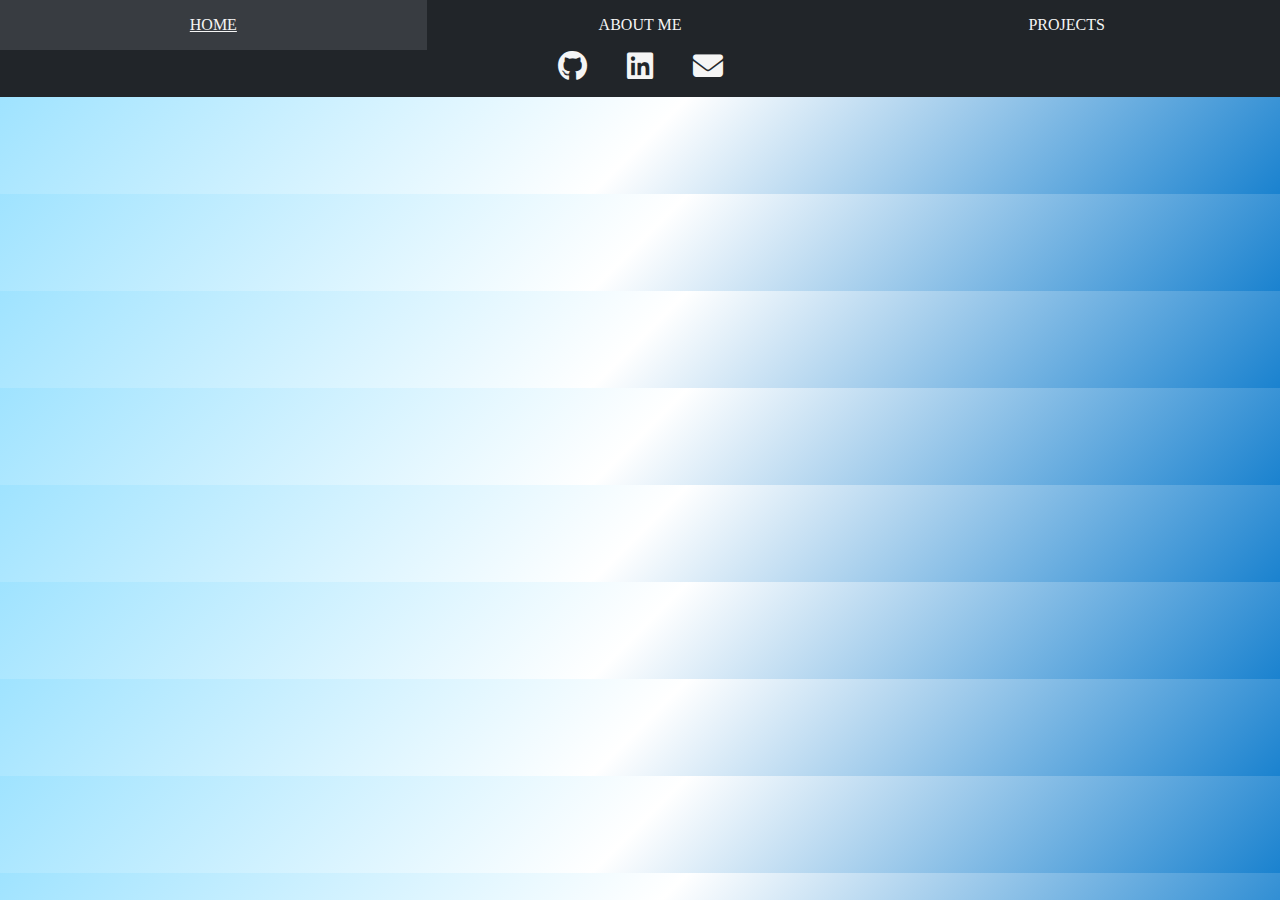
<file: html/index.html>
<!DOCTYPE html>
<html lang="en">
<head>
    <meta charset="UTF-8">
    <meta name="author" content="Matej Buršík">
    <meta name="description" content="Portfolio showcasing information about me and projects that I worked on.">
    <meta name="viewport" content="width=device-width, initial-scale=1.0">
    <title>Home</title>
    <link rel="stylesheet" href="../css/style.css">
    <link rel="stylesheet" href="../css/index.css">
    <link rel="stylesheet" href="https://cdnjs.cloudflare.com/ajax/libs/font-awesome/6.2.0/css/all.min.css">
</head>
<body>
    <header>
        <div id="navBar">
            <a href="index.html" class="navButton">
                <p>HOME</p>
            </a>
            <a href="about.html" class="navButton">
                <p>ABOUT ME</p>
            </a>
            <a href="projects.html" class="navButton">
                <p>PROJECTS</p>
            </a>
        </div>
    </header>

    <section>
        <h1>Portfolio intro</h1>
    </section>

    <footer>
        <div id="foot">
            <div class="footButton">
                <a href="https://github.com/MatejBursik">
                    <i class="fa-brands fa-github"></i>
                </a>
            </div>
            <div class="footButton">
                <a href="https://www.linkedin.com/in/matej-bursik/">
                    <i class="fa-brands fa-linkedin"></i>
                </a>
            </div>
            <div class="footButton">
                <a href="mailto:matejbursik@gmail.com">
                    <i class="fa-solid fa-envelope"></i>
                </a>
            </div>
        </div>
    </footer>
</body>
</html>
</file>
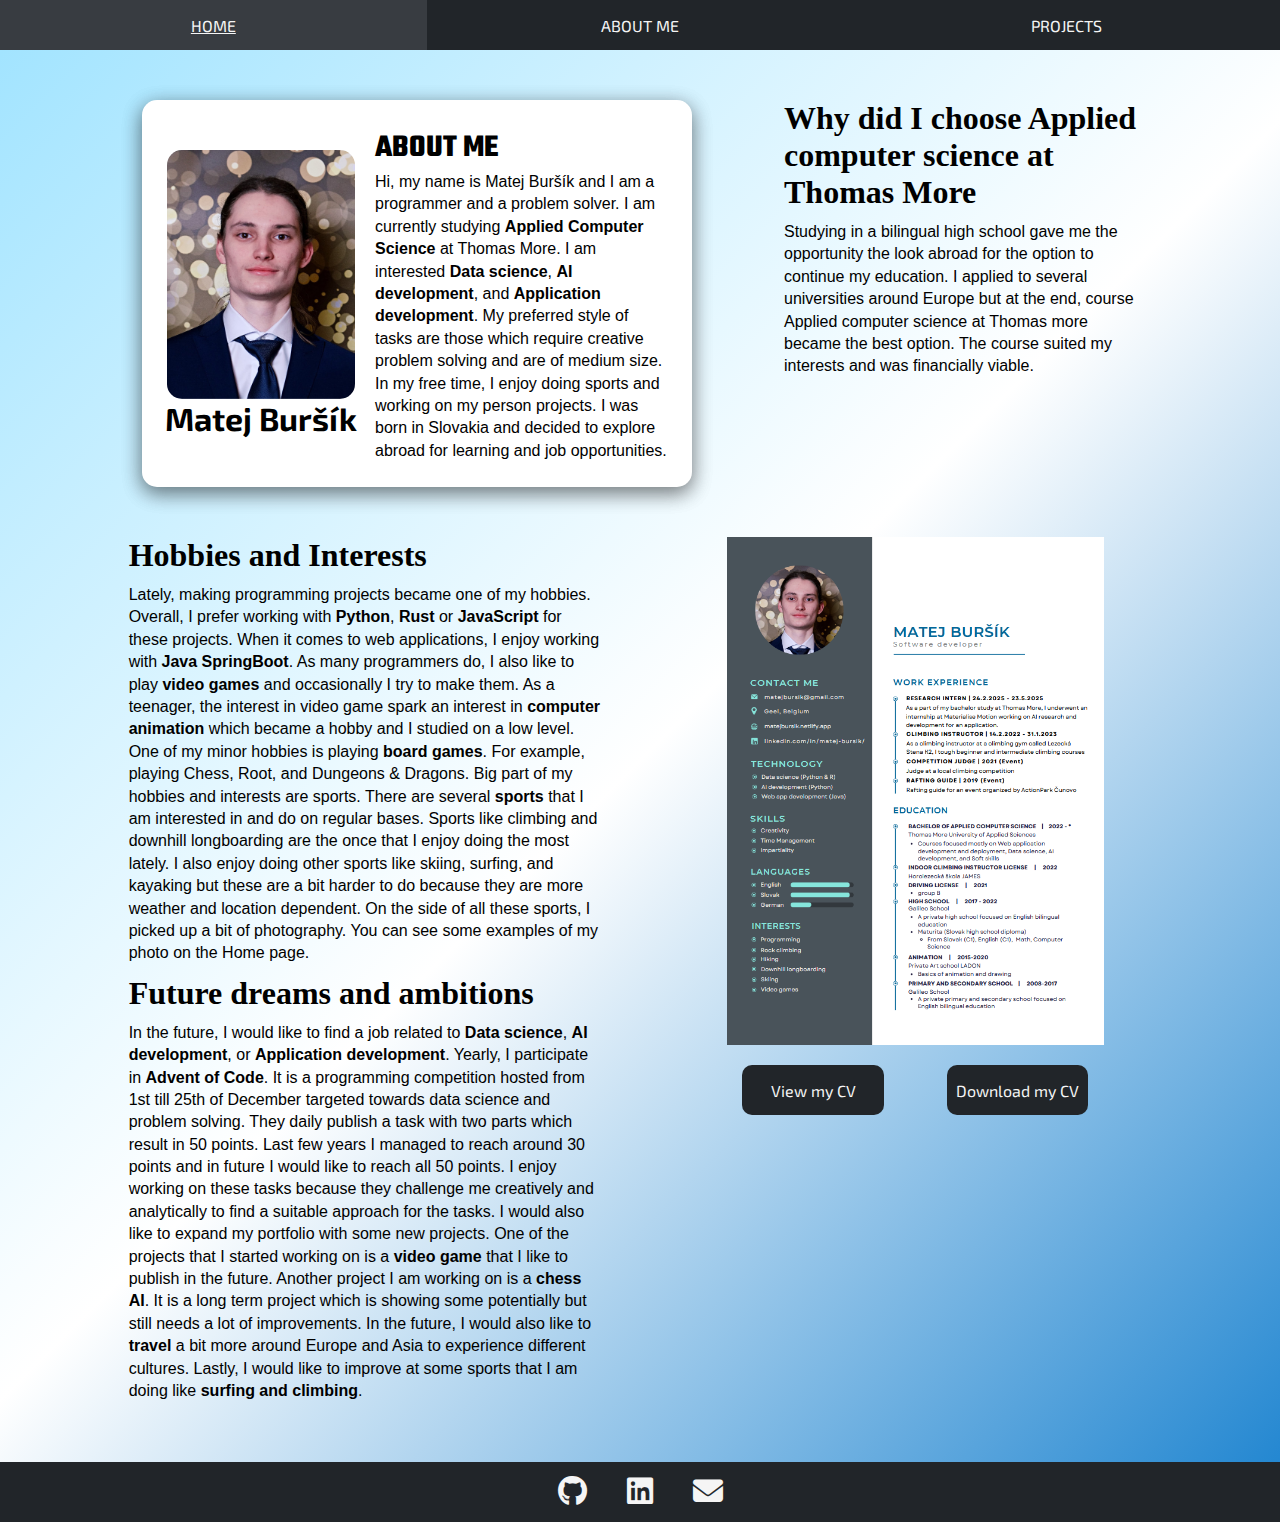
<file: about.html>
<!DOCTYPE html>
<html lang="en">
<head>
    <meta charset="UTF-8">
    <meta name="author" content="Matej Buršík">
    <meta name="description" content="Portfolio showcasing information about me and projects that I worked on.">
    <meta name="viewport" content="width=device-width, initial-scale=1.0">
    <link rel="icon" href="assets/favicon.ico">
    <title>About Me</title>
    <link rel="stylesheet" href="css/style.css">
    <link rel="stylesheet" href="css/fonts.css">
    <link rel="stylesheet" href="css/about.css">
    <link rel="stylesheet" href="https://cdnjs.cloudflare.com/ajax/libs/font-awesome/6.2.0/css/all.min.css">
</head>
<body>
    <header>
        <div id="navBar">
            <a href="index.html" class="navButton exo-2">
                <p>HOME</p>
            </a>
            <a href="about.html" class="navButton exo-2">
                <p>ABOUT ME</p>
            </a>
            <a href="projects.html" class="navButton exo-2">
                <p>PROJECTS</p>
            </a>
        </div>
    </header>

    <section id="spacer"></section>

    <section id="profileACS">
        <div id="profileCard">
            <div id="profileMe">
                <img src="assets/profile.jpg" alt="Photo of me">
                <h2 class="exo-2" style="text-align: center;">Matej Buršík</h2>
            </div>
            <div id="profileAbout">
                <h2 class="teko">ABOUT ME</h2>
                <p class="arial">
                    Hi, my name is Matej Buršík and I am a programmer and a problem solver. I am currently studying <span class="bold">Applied Computer Science</span> at Thomas More. 
                    I am interested <span class="bold">Data science</span>, <span class="bold">AI development</span>, and <span class="bold">Application development</span>. 
                    My preferred style of tasks are those which require creative problem solving and are of medium size. 
                    In my free time, I enjoy doing sports and working on my person projects. I was born in Slovakia and decided to explore abroad for learning and job opportunities.
                </p>
            </div>
        </div>

        <div id="ACS">
            <h2>Why did I choose Applied computer science at Thomas&nbspMore</h2>
            <p class="arial">
                Studying in a bilingual high school gave me the opportunity the look abroad for the option to continue my education. I applied to several universities around Europe but at 
                the end, course Applied computer science at Thomas more became the best option. The course suited my interests and was financially viable. 
            </p>
        </div>
    </section>

    <section id="PHIF">
        <div id="HIF">
            <div>
                <h2>Hobbies and Interests</h2>
                <p class="arial">
                    Lately, making programming projects became one of my hobbies. Overall, I prefer working with <span class="bold">Python</span>, <span class="bold">Rust</span> or <span class="bold">JavaScript</span> for these projects. 
                    When it comes to web applications, I enjoy working with <span class="bold">Java SpringBoot</span>. 
                    As many programmers do, I also like to play <span class="bold">video games</span> and occasionally I try to make them. 
                    As a teenager, the interest in video game spark an interest in <span class="bold">computer animation</span> which became a hobby and I studied on a low level. 
                    One of my minor hobbies is playing <span class="bold">board games</span>. For example, playing Chess, Root, and Dungeons & Dragons. Big part of my hobbies and interests are sports. 
                    There are several <span class="bold">sports</span> that I am interested in and do on regular bases. Sports like climbing and downhill longboarding are the once that I enjoy doing the most lately. 
                    I also enjoy doing other sports like skiing, surfing, and kayaking but these are a bit harder to do because they are more weather and location dependent. 
                    On the side of all these sports, I picked up a bit of photography. You can see some examples of my photo on the Home page.
                </p>
            </div>
            <div>
                <h2>Future dreams and ambitions</h2>
                <p class="arial">
                    In the future, I would like to find a job related to <span class="bold">Data science</span>, <span class="bold">AI development</span>, or <span class="bold">Application development</span>. 
                    Yearly, I participate in <span class="bold">Advent of Code</span>. It is a programming competition hosted from 1st till 25th of December targeted towards data science and problem solving. 
                    They daily publish a task with two parts which result in 50 points. Last few years I managed to reach around 30 points and in future I would like to reach all 50 points. 
                    I enjoy working on these tasks because they challenge me creatively and analytically to find a suitable approach for the tasks. 
                    I would also like to expand my portfolio with some new projects. One of the projects that I started working on is a <span class="bold">video game</span> that I like to publish in the future. 
                    Another project I am working on is a <span class="bold">chess AI</span>. It is a long term project which is showing some potentially but still needs a lot of improvements. 
                    In the future, I would also like to <span class="bold">travel</span> a bit more around Europe and Asia to experience different cultures. 
                    Lastly, I would like to improve at some sports that I am doing like <span class="bold">surfing and climbing</span>.
                </p>
            </div>
        </div>

        <div id="cv">
            <img src="assets/miniCV.png" alt="photo of my CV">
            <div id="cvButtons">
                <a href="matej_bursik_CV.html" class="cvButton exo-2" target="_blank">
                    <p>View my CV</p>
                </a>
                <a href="assets/matej_bursik_CV.pdf" class="cvButton exo-2" download>
                    <p>Download my CV</p>
                </a>
            </div>
        </div>
    </section>

    <footer>
        <div id="foot">
            <div class="footButton">
                <a href="https://github.com/MatejBursik" target="_blank">
                    <i class="fa-brands fa-github"></i>
                </a>
            </div>
            <div class="footButton">
                <a href="https://www.linkedin.com/in/matej-bursik/" target="_blank">
                    <i class="fa-brands fa-linkedin"></i>
                </a>
            </div>
            <div class="footButton">
                <a href="mailto:matejbursik@gmail.com">
                    <i class="fa-solid fa-envelope"></i>
                </a>
            </div>
        </div>
    </footer>
</body>
</html>
</file>
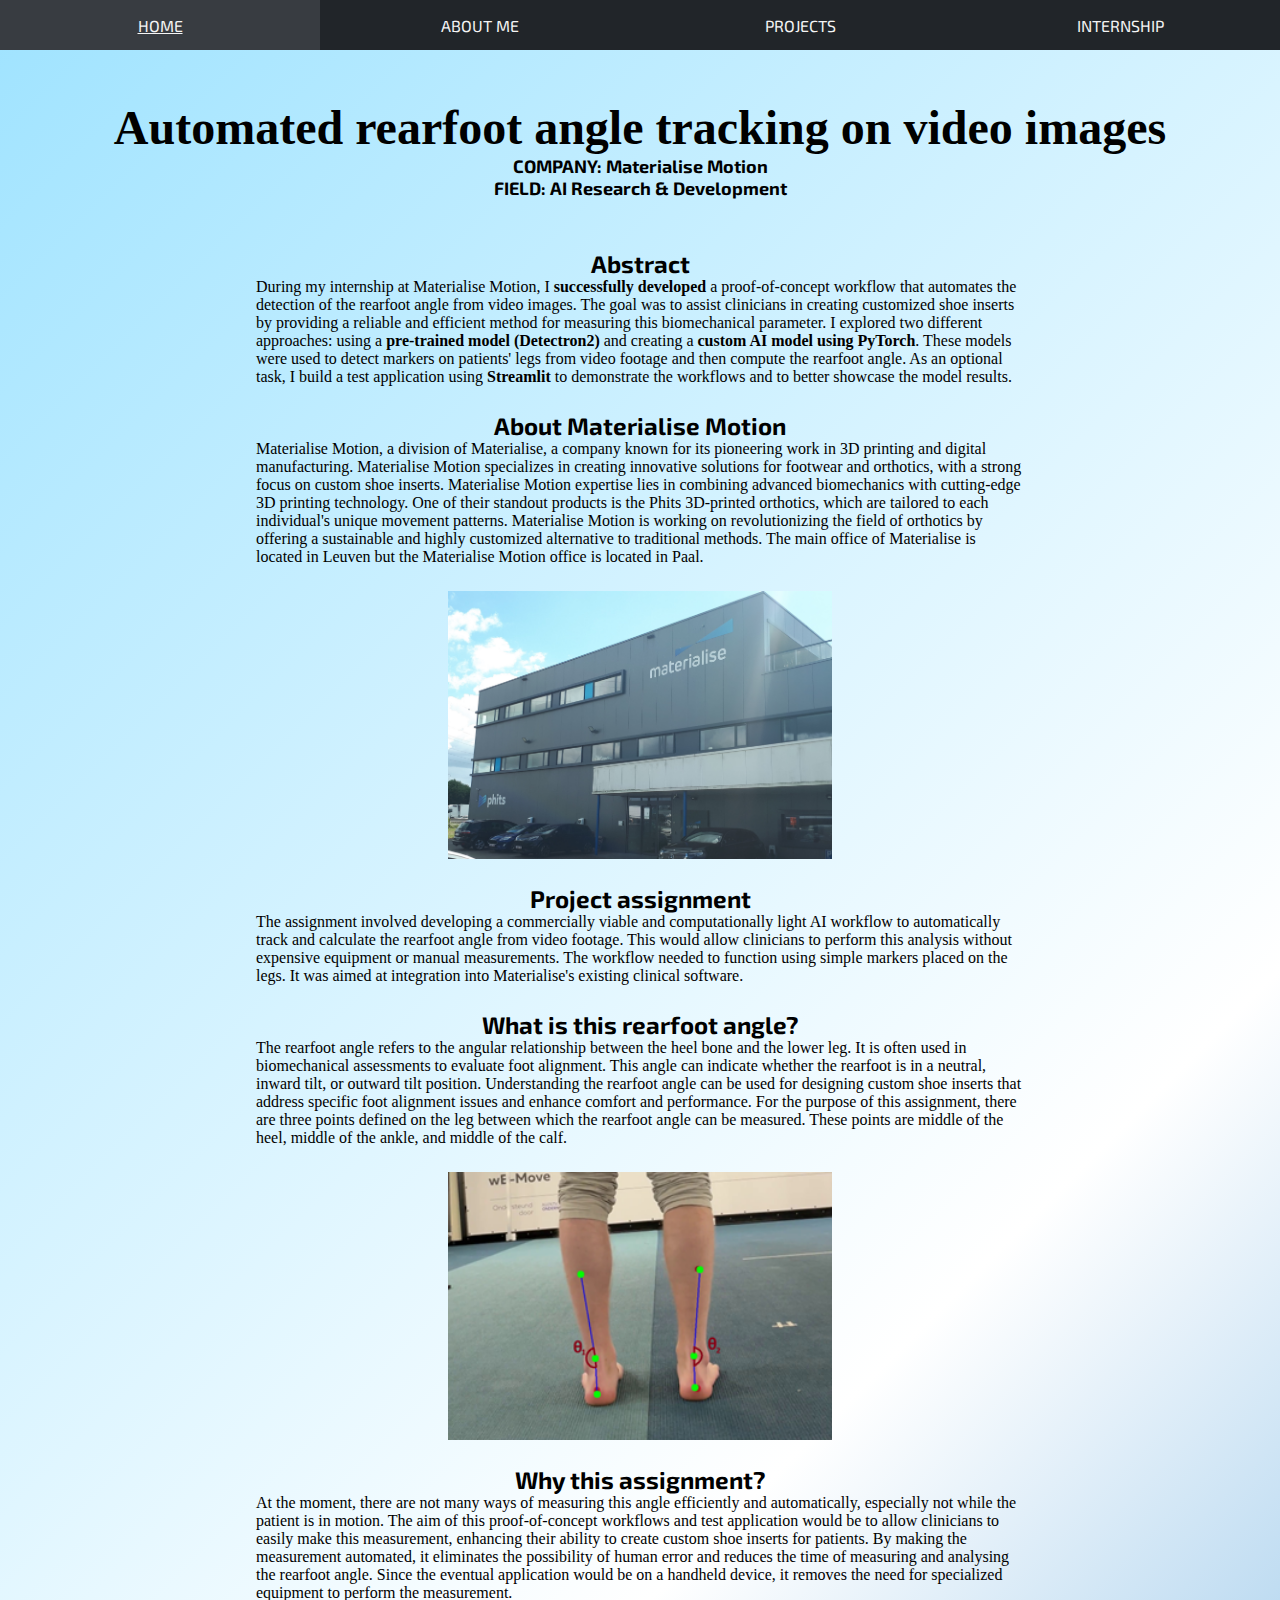
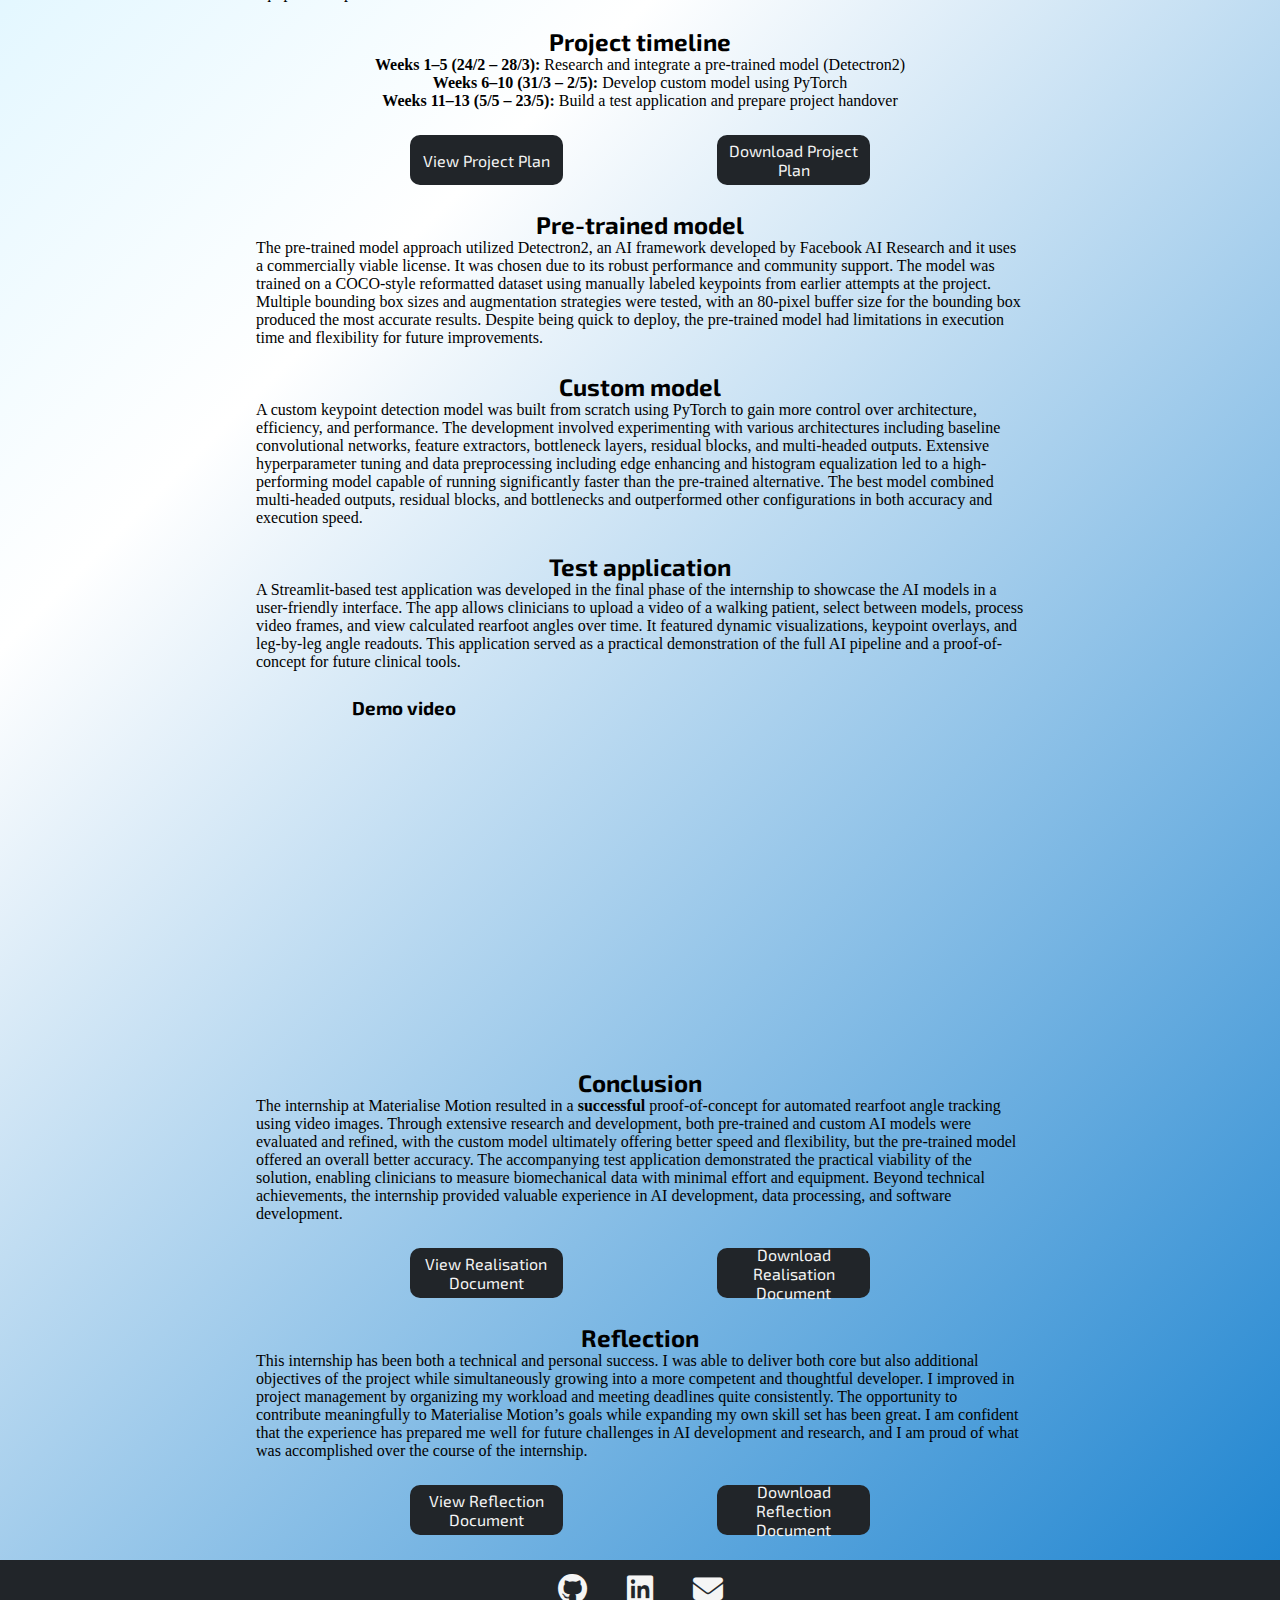
<file: internship.html>
<!DOCTYPE html>
<html lang="en">
<head>
    <meta charset="UTF-8">
    <meta name="author" content="Matej Buršík">
    <meta name="description" content="Portfolio showcasing information about me and projects that I worked on.">
    <meta name="viewport" content="width=device-width, initial-scale=1.0">
    <link rel="icon" href="assets/favicon.ico">
    <title>Internship</title>
    <link rel="stylesheet" href="css/style.css">
    <link rel="stylesheet" href="css/fonts.css">
    <link rel="stylesheet" href="css/internship.css">
    <link rel="stylesheet" href="https://cdnjs.cloudflare.com/ajax/libs/font-awesome/6.2.0/css/all.min.css">
</head>
<body>
    <header>
        <div id="navBar">
            <a href="index.html" class="navButton exo-2">
                <p>HOME</p>
            </a>
            <a href="about.html" class="navButton exo-2">
                <p>ABOUT ME</p>
            </a>
            <a href="projects.html" class="navButton exo-2">
                <p>PROJECTS</p>
            </a>
            <a href="internship.html" class="navButton exo-2">
                <p>INTERNSHIP</p>
            </a>
        </div>
    </header>

    <section id="spacer"></section>

    <section id="welcome">
        <h1>Automated rearfoot angle tracking on video images</h1>
        <h2 class="exo-2">COMPANY: Materialise Motion</h2>
        <h2 class="exo-2">FIELD: AI Research & Development</h2>
    </section>

    <div id="container">
        <!-- Abstract -->
        <section>
            <div class="spacing">
                <h2 class="exo-2">Abstract</h2>
                <p class="verdana">
                    During my internship at Materialise Motion, I <span class="bold">successfully developed</span> a proof-of-concept workflow that automates the detection
                    of the rearfoot angle from video images. The goal was to assist clinicians in creating customized shoe inserts
                    by providing a reliable and efficient method for measuring this biomechanical parameter. I explored two 
                    different approaches: using a <span class="bold">pre-trained model (Detectron2)</span> and creating a <span class="bold">custom AI model using PyTorch</span>.
                    These models were used to detect markers on patients' legs from video footage and then compute the rearfoot angle.
                    As an optional task, I build a test application using <span class="bold">Streamlit</span> to demonstrate the workflows and to better showcase the model results.
                </p>
            </div>
        </section>

        <!-- descrition of the assignment, go over information in project plan -->
        <section>
            <div class="spacing">
                <h2 class="exo-2">About Materialise Motion</h2>
                <p class="verdana">
                    Materialise Motion, a division of Materialise, a company known for its pioneering work in 3D printing and digital manufacturing. Materialise Motion specializes in creating
                    innovative solutions for footwear and orthotics, with a strong focus on custom shoe inserts. Materialise Motion expertise lies in combining advanced biomechanics with cutting-edge
                    3D printing technology. One of their standout products is the Phits 3D-printed orthotics, which are tailored to each individual's unique movement patterns.
                    Materialise Motion is working on revolutionizing the field of orthotics by offering a sustainable and highly customized alternative to traditional methods.
                    The main office of Materialise is located in Leuven but the Materialise Motion office is located in Paal.
                </p>
            </div>

            <div class="spacing">
                <img src="assets/internship/materialise_paal.jpg" alt="materialise_paal">
            </div>

            <div class="spacing">
                <h2 class="exo-2">Project assignment</h2>
                <p class="verdana">
                    The assignment involved developing a commercially viable and computationally light AI workflow to automatically
                    track and calculate the rearfoot angle from video footage. This would allow clinicians to perform this analysis without
                    expensive equipment or manual measurements. The workflow needed to function using simple markers placed 
                    on the legs. It was aimed at integration into Materialise's existing clinical software.
                </p>
            </div>

            <div class="spacing">
                <h2 class="exo-2">What is this rearfoot angle?</h2>
                <p class="verdana">
                    The rearfoot angle refers to the angular relationship between the heel bone and the lower leg. It is often used in biomechanical assessments to evaluate foot
                    alignment. This angle can indicate whether the rearfoot is in a neutral, inward tilt, or outward tilt position. Understanding the rearfoot angle 
                    can be used for designing custom shoe inserts that address specific foot alignment issues and enhance comfort and performance. For the purpose of this assignment, 
                    there are three points defined on the leg between which the rearfoot angle can be measured. These points are middle of the heel, middle of the ankle, and middle of the calf.
                </p>
            </div>

            <div class="spacing">
                <img src="assets/internship/rearfoot_angle.png" alt="rearfoot angle">
            </div>

            <div class="spacing">
                <h2 class="exo-2">Why this assignment?</h2>
                <p class="verdana">
                    At the moment, there are not many ways of measuring this angle efficiently and automatically, especially not while the patient is in motion. The aim of this 
                    proof-of-concept workflows and test application would be to allow clinicians to easily make this measurement, enhancing their ability to create custom shoe inserts for
                    patients. By making the measurement automated, it eliminates the possibility of human error and reduces the time of measuring and analysing the rearfoot angle. Since the
                    eventual application would be on a handheld device, it removes the need for specialized equipment to perform the measurement.
                </p>
            </div>

            <div class="spacing">
                <h2 class="exo-2">Project timeline</h2>
                <ul class="verdana">
                    <li><strong>Weeks 1–5 (24/2 – 28/3):</strong> Research and integrate a pre-trained model (Detectron2)</li>
                    <li><strong>Weeks 6–10 (31/3 – 2/5):</strong> Develop custom model using PyTorch</li>
                    <li><strong>Weeks 11–13 (5/5 – 23/5):</strong> Build a test application and prepare project handover</li>
                </ul>
            </div>

            <div class="spacing">
                <div id="buttons">
                    <a href="assets/internship/Project_plan_Matej_Buršík.pdf" class="button exo-2" target="_blank">
                        <p>View Project Plan</p>
                    </a>
                    <a href="assets/internship/Project_plan_Matej_Buršík.pdf" class="button exo-2" download>
                        <p>Download Project Plan</p>
                    </a>
                </div>
            </div>
        </section>

        <!-- descrition of the completion of the assignment, go over information in realization document -->
        <section>
            <div class="spacing">
                <h2 class="exo-2">Pre-trained model</h2>
                <p class="verdana">
                    The pre-trained model approach utilized Detectron2, an AI framework developed by Facebook AI Research and it uses a commercially viable license. 
                    It was chosen due to its robust performance and community support. The model was trained on a COCO-style reformatted dataset using manually 
                    labeled keypoints from earlier attempts at the project. Multiple bounding box sizes and augmentation strategies were tested, with an 80-pixel 
                    buffer size for the bounding box produced the most accurate results. Despite being quick to deploy, the pre-trained model had limitations in execution time and flexibility for future improvements.
                </p>
            </div>

            <div class="spacing">
                <h2 class="exo-2">Custom model</h2>
                <p class="verdana">
                    A custom keypoint detection model was built from scratch using PyTorch to gain more control over architecture, efficiency, and performance. 
                    The development involved experimenting with various architectures including baseline convolutional networks, feature extractors, bottleneck layers, 
                    residual blocks, and multi-headed outputs. Extensive hyperparameter tuning and data preprocessing including edge enhancing and histogram equalization led 
                    to a high-performing model capable of running significantly faster than the pre-trained alternative. The best model combined multi-headed outputs, residual blocks, and bottlenecks 
                    and outperformed other configurations in both accuracy and execution speed.
                </p>
            </div>

            <div class="spacing">
                <h2 class="exo-2">Test application</h2>
                <p class="verdana">
                    A Streamlit-based test application was developed in the final phase of the internship to showcase the AI models in a user-friendly interface. 
                    The app allows clinicians to upload a video of a walking patient, select between models, process video frames, and view calculated rearfoot angles over time. 
                    It featured dynamic visualizations, keypoint overlays, and leg-by-leg angle readouts. This application served as a practical demonstration of the full AI pipeline and 
                    a proof-of-concept for future clinical tools.
                </p>
            </div>

            <div id="demo_video">
                <h3 class="exo-2">Demo video</h3>
                <div class="iframe-wrapper">
                    <iframe src="https://www.youtube.com/embed/p07WWnMXMXk" allowfullscreen></iframe>
                </div>
            </div>

            <div class="spacing">
                <h2 class="exo-2">Conclusion</h2>
                <p class="verdana">
                    The internship at Materialise Motion resulted in a <span class="bold">successful</span> proof-of-concept for automated rearfoot angle tracking using video images. 
                    Through extensive research and development, both pre-trained and custom AI models were evaluated and refined, with the custom model ultimately offering 
                    better speed and flexibility, but the pre-trained model offered an overall better accuracy. The accompanying test application demonstrated the practical 
                    viability of the solution, enabling clinicians to measure biomechanical data with minimal effort and equipment. Beyond technical achievements, the internship 
                    provided valuable experience in AI development, data processing, and software development.
                </p>
            </div>

            <div class="spacing">
                <div id="buttons">
                    <a href="assets/internship/Realization_document_Matej_Buršík.pdf" class="button exo-2" target="_blank">
                        <p>View Realisation Document</p>
                    </a>
                    <a href="assets/internship/Realization_document_Matej_Buršík.pdf" class="button exo-2" download>
                        <p>Download Realisation Document</p>
                    </a>
                </div>
            </div>
        </section>

        <!-- Reflection document -->
        <section>
            <div class="spacing">
                <h2 class="exo-2">Reflection</h2>
                <p class="verdana">
                    This internship has been both a technical and personal success. I was able to deliver both core but also additional objectives of the project while
                    simultaneously growing into a more competent and thoughtful developer. I improved in project management by organizing my workload and meeting deadlines quite
                    consistently. The opportunity to contribute meaningfully to Materialise Motion’s goals while expanding my own skill set has been great. 
                    I am confident that the experience has prepared me well for future challenges in AI development and research, and I am proud of what was
                    accomplished over the course of the internship.
                </p>
            </div>

            <div class="spacing">
                <div id="buttons">
                    <a href="assets/internship/Reflection_Matej_Buršík.pdf" class="button exo-2" target="_blank">
                        <p>View Reflection Document</p>
                    </a>
                    <a href="assets/internship/Reflection_Matej_Buršík.pdf" class="button exo-2" download>
                        <p>Download Reflection Document</p>
                    </a>
                </div>
            </div>
        </section>
    </div>

    <footer>
        <div id="foot">
            <div class="footButton">
                <a href="https://github.com/MatejBursik" target="_blank">
                    <i class="fa-brands fa-github"></i>
                </a>
            </div>
            <div class="footButton">
                <a href="https://www.linkedin.com/in/matej-bursik/" target="_blank">
                    <i class="fa-brands fa-linkedin"></i>
                </a>
            </div>
            <div class="footButton">
                <a href="mailto:matejbursik@gmail.com">
                    <i class="fa-solid fa-envelope"></i>
                </a>
            </div>
        </div>
    </footer>
</body>
</html>
</file>
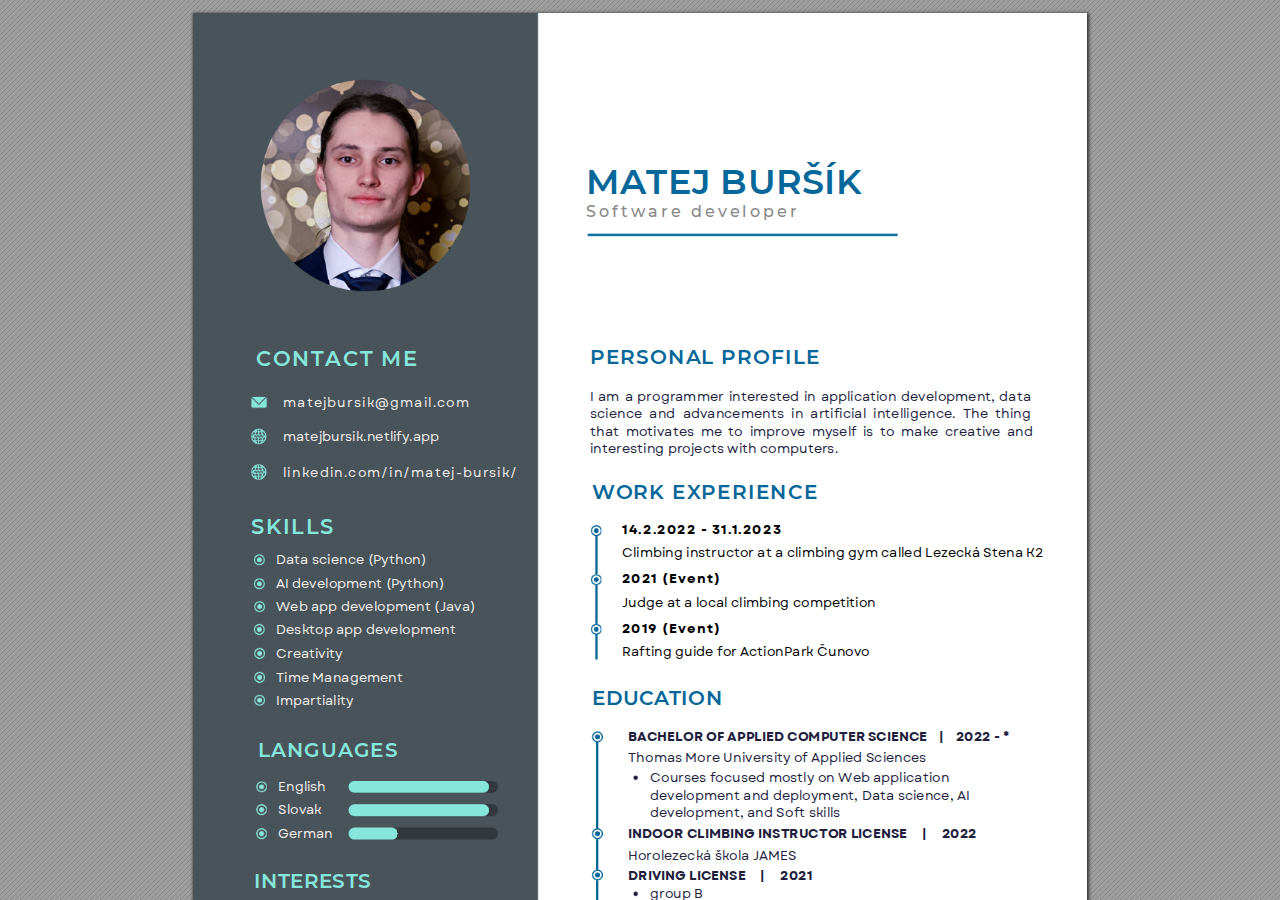
<file: matej_bursik_CV.html>
<!DOCTYPE html>
<!-- Created by pdf2htmlEX (https://github.com/pdf2htmlEX/pdf2htmlEX) -->
<html xmlns="http://www.w3.org/1999/xhtml">
<head>
<meta charset="utf-8"/>
<meta name="generator" content="pdf2htmlEX"/>
<meta http-equiv="X-UA-Compatible" content="IE=edge,chrome=1"/>
<style type="text/css">
/*! 
 * Base CSS for pdf2htmlEX
 * Copyright 2012,2013 Lu Wang <coolwanglu@gmail.com> 
 * https://github.com/pdf2htmlEX/pdf2htmlEX/blob/master/share/LICENSE
 */#sidebar{position:absolute;top:0;left:0;bottom:0;width:250px;padding:0;margin:0;overflow:auto}#page-container{position:absolute;top:0;left:0;margin:0;padding:0;border:0}@media screen{#sidebar.opened+#page-container{left:250px}#page-container{bottom:0;right:0;overflow:auto}.loading-indicator{display:none}.loading-indicator.active{display:block;position:absolute;width:64px;height:64px;top:50%;left:50%;margin-top:-32px;margin-left:-32px}.loading-indicator img{position:absolute;top:0;left:0;bottom:0;right:0}}@media print{@page{margin:0}html{margin:0}body{margin:0;-webkit-print-color-adjust:exact}#sidebar{display:none}#page-container{width:auto;height:auto;overflow:visible;background-color:transparent}.d{display:none}}.pf{position:relative;background-color:white;overflow:hidden;margin:0;border:0}.pc{position:absolute;border:0;padding:0;margin:0;top:0;left:0;width:100%;height:100%;overflow:hidden;display:block;transform-origin:0 0;-ms-transform-origin:0 0;-webkit-transform-origin:0 0}.pc.opened{display:block}.bf{position:absolute;border:0;margin:0;top:0;bottom:0;width:100%;height:100%;-ms-user-select:none;-moz-user-select:none;-webkit-user-select:none;user-select:none}.bi{position:absolute;border:0;margin:0;-ms-user-select:none;-moz-user-select:none;-webkit-user-select:none;user-select:none}@media print{.pf{margin:0;box-shadow:none;page-break-after:always;page-break-inside:avoid}@-moz-document url-prefix(){.pf{overflow:visible;border:1px solid #fff}.pc{overflow:visible}}}.c{position:absolute;border:0;padding:0;margin:0;overflow:hidden;display:block}.t{position:absolute;white-space:pre;font-size:1px;transform-origin:0 100%;-ms-transform-origin:0 100%;-webkit-transform-origin:0 100%;unicode-bidi:bidi-override;-moz-font-feature-settings:"liga" 0}.t:after{content:''}.t:before{content:'';display:inline-block}.t span{position:relative;unicode-bidi:bidi-override}._{display:inline-block;color:transparent;z-index:-1}::selection{background:rgba(127,255,255,0.4)}::-moz-selection{background:rgba(127,255,255,0.4)}.pi{display:none}.d{position:absolute;transform-origin:0 100%;-ms-transform-origin:0 100%;-webkit-transform-origin:0 100%}.it{border:0;background-color:rgba(255,255,255,0.0)}.ir:hover{cursor:pointer}</style>
<style type="text/css">
/*! 
 * Fancy styles for pdf2htmlEX
 * Copyright 2012,2013 Lu Wang <coolwanglu@gmail.com> 
 * https://github.com/pdf2htmlEX/pdf2htmlEX/blob/master/share/LICENSE
 */@keyframes fadein{from{opacity:0}to{opacity:1}}@-webkit-keyframes fadein{from{opacity:0}to{opacity:1}}@keyframes swing{0{transform:rotate(0)}10%{transform:rotate(0)}90%{transform:rotate(720deg)}100%{transform:rotate(720deg)}}@-webkit-keyframes swing{0{-webkit-transform:rotate(0)}10%{-webkit-transform:rotate(0)}90%{-webkit-transform:rotate(720deg)}100%{-webkit-transform:rotate(720deg)}}@media screen{#sidebar{background-color:#2f3236;background-image:url("[data-uri]")}#outline{font-family:Georgia,Times,"Times New Roman",serif;font-size:13px;margin:2em 1em}#outline ul{padding:0}#outline li{list-style-type:none;margin:1em 0}#outline li>ul{margin-left:1em}#outline a,#outline a:visited,#outline a:hover,#outline a:active{line-height:1.2;color:#e8e8e8;text-overflow:ellipsis;white-space:nowrap;text-decoration:none;display:block;overflow:hidden;outline:0}#outline a:hover{color:#0cf}#page-container{background-color:#9e9e9e;background-image:url("[data-uri]");-webkit-transition:left 500ms;transition:left 500ms}.pf{margin:13px auto;box-shadow:1px 1px 3px 1px #333;border-collapse:separate}.pc.opened{-webkit-animation:fadein 100ms;animation:fadein 100ms}.loading-indicator.active{-webkit-animation:swing 1.5s ease-in-out .01s infinite alternate none;animation:swing 1.5s ease-in-out .01s infinite alternate none}.checked{background:no-repeat url([data-uri])}}</style>
<style type="text/css">
.ff0{font-family:sans-serif;visibility:hidden;}
@font-face{font-family:ff1;src:url('[data-uri]')format("woff");}.ff1{font-family:ff1;line-height:1.122000;font-style:normal;font-weight:normal;visibility:visible;}
@font-face{font-family:ff2;src:url('[data-uri]')format("woff");}.ff2{font-family:ff2;line-height:0.904000;font-style:normal;font-weight:normal;visibility:visible;}
@font-face{font-family:ff3;src:url('[data-uri]')format("woff");}.ff3{font-family:ff3;line-height:0.951000;font-style:normal;font-weight:normal;visibility:visible;}
@font-face{font-family:ff4;src:url('[data-uri]')format("woff");}.ff4{font-family:ff4;line-height:0.942000;font-style:normal;font-weight:normal;visibility:visible;}
.m0{transform:matrix(0.375000,0.000000,0.000000,0.375000,0,0);-ms-transform:matrix(0.375000,0.000000,0.000000,0.375000,0,0);-webkit-transform:matrix(0.375000,0.000000,0.000000,0.375000,0,0);}
.v0{vertical-align:0.000000px;}
.ls0{letter-spacing:0.000000px;}
.sc_{text-shadow:none;}
.sc0{text-shadow:-0.015em 0 transparent,0 0.015em transparent,0.015em 0 transparent,0 -0.015em  transparent;}
@media screen and (-webkit-min-device-pixel-ratio:0){
.sc_{-webkit-text-stroke:0px transparent;}
.sc0{-webkit-text-stroke:0.015em transparent;text-shadow:none;}
}
.ws0{word-spacing:0.000000px;}
._2{width:1.871957px;}
._1{width:2.883548px;}
._0{width:4.415808px;}
._3{width:8.006610px;}
._4{width:10.490250px;}
.fc6{color:rgb(33,30,62);}
.fc5{color:rgb(33,29,63);}
.fc2{color:rgb(134,230,220);}
.fc4{color:rgb(137,137,137);}
.fc3{color:rgb(4,103,153);}
.fc1{color:rgb(0,0,0);}
.fc0{color:rgb(242,239,235);}
.fs1{font-size:35.160042px;}
.fs3{font-size:35.162036px;}
.fs7{font-size:35.199886px;}
.fs0{font-size:35.199898px;}
.fs8{font-size:35.200054px;}
.fs9{font-size:35.200108px;}
.fs6{font-size:42.825852px;}
.fs4{font-size:51.989998px;}
.fs2{font-size:55.979998px;}
.fs5{font-size:91.979996px;}
.y0{bottom:0.000000px;}
.y1{bottom:0.000021px;}
.y34{bottom:110.098247px;}
.y33{bottom:127.698301px;}
.y32{bottom:144.908337px;}
.y31{bottom:164.368388px;}
.y27{bottom:186.053435px;}
.y3f{bottom:190.952718px;}
.y26{bottom:205.513435px;}
.y3e{bottom:214.912661px;}
.y25{bottom:226.098450px;}
.y40{bottom:238.872640px;}
.y2d{bottom:250.572968px;}
.y39{bottom:263.957583px;}
.y2c{bottom:268.173023px;}
.y2b{bottom:285.773077px;}
.y3d{bottom:286.792526px;}
.y2a{bottom:303.373131px;}
.y38{bottom:309.627469px;}
.y29{bottom:320.973185px;}
.y37{bottom:331.337412px;}
.y2f{bottom:340.433257px;}
.y36{bottom:356.422391px;}
.y2e{bottom:357.643308px;}
.y24{bottom:378.203355px;}
.y35{bottom:387.978284px;}
.y30{bottom:395.820767px;}
.y28{bottom:416.559358px;}
.y23{bottom:438.269409px;}
.y2{bottom:438.357452px;}
.y22{bottom:459.046722px;}
.y3{bottom:462.317287px;}
.y21{bottom:476.646776px;}
.y4{bottom:485.152266px;}
.y20{bottom:494.246830px;}
.y1f{bottom:514.831830px;}
.yf{bottom:519.352178px;}
.y1e{bottom:535.080569px;}
.y1d{bottom:570.527220px;}
.y8{bottom:571.752206px;}
.y5{bottom:594.587257px;}
.y6{bottom:618.547200px;}
.y9{bottom:620.166571px;}
.y3c{bottom:642.537497px;}
.y15{bottom:643.218521px;}
.y7{bottom:665.355498px;}
.y13{bottom:669.799989px;}
.y3a{bottom:688.177040px;}
.y12{bottom:692.851892px;}
.y3b{bottom:712.136990px;}
.y10{bottom:719.303853px;}
.y11{bottom:741.865504px;}
.ye{bottom:742.664237px;}
.y14{bottom:776.992511px;}
.yc{bottom:799.076237px;}
.y1b{bottom:822.922444px;}
.yd{bottom:835.823045px;}
.y1a{bottom:840.522387px;}
.y19{bottom:858.122330px;}
.yb{bottom:869.667875px;}
.y18{bottom:875.722273px;}
.ya{bottom:910.356510px;}
.y1c{bottom:912.246532px;}
.y17{bottom:1059.666491px;}
.y16{bottom:1082.590432px;}
.h8{height:28.159918px;}
.hc{height:28.160043px;}
.h4{height:31.960478px;}
.h6{height:31.962291px;}
.hb{height:31.996697px;}
.h3{height:31.996707px;}
.hd{height:31.996849px;}
.he{height:31.996899px;}
.ha{height:32.033738px;}
.h7{height:46.479058px;}
.h5{height:50.046118px;}
.h9{height:82.230117px;}
.h1{height:1263.000000px;}
.h2{height:1263.374947px;}
.h0{height:1263.374968px;}
.w1{width:893.249963px;}
.w0{width:893.250000px;}
.x0{left:0.000000px;}
.x6{left:58.051849px;}
.xe{left:61.084531px;}
.x4{left:63.117865px;}
.x7{left:64.329218px;}
.x2{left:82.617365px;}
.x1{left:84.650702px;}
.x5{left:89.801373px;}
.x9{left:392.432153px;}
.xa{left:396.670678px;}
.x8{left:398.669265px;}
.x3{left:428.865977px;}
.xb{left:434.587835px;}
.xc{left:457.017591px;}
.xd{left:479.464536px;}
@media print{
.v0{vertical-align:0.000000pt;}
.ls0{letter-spacing:0.000000pt;}
.ws0{word-spacing:0.000000pt;}
._2{width:1.663962pt;}
._1{width:2.563154pt;}
._0{width:3.925163pt;}
._3{width:7.116987pt;}
._4{width:9.324666pt;}
.fs1{font-size:31.253371pt;}
.fs3{font-size:31.255143pt;}
.fs7{font-size:31.288788pt;}
.fs0{font-size:31.288798pt;}
.fs8{font-size:31.288937pt;}
.fs9{font-size:31.288985pt;}
.fs6{font-size:38.067424pt;}
.fs4{font-size:46.213331pt;}
.fs2{font-size:49.759998pt;}
.fs5{font-size:81.759997pt;}
.y0{bottom:0.000000pt;}
.y1{bottom:0.000018pt;}
.y34{bottom:97.865109pt;}
.y33{bottom:113.509601pt;}
.y32{bottom:128.807411pt;}
.y31{bottom:146.105234pt;}
.y27{bottom:165.380831pt;}
.y3f{bottom:169.735749pt;}
.y26{bottom:182.678608pt;}
.y3e{bottom:191.033476pt;}
.y25{bottom:200.976400pt;}
.y40{bottom:212.331235pt;}
.y2d{bottom:222.731527pt;}
.y39{bottom:234.628963pt;}
.y2c{bottom:238.376020pt;}
.y2b{bottom:254.020513pt;}
.y3d{bottom:254.926690pt;}
.y2a{bottom:269.665005pt;}
.y38{bottom:275.224417pt;}
.y29{bottom:285.309498pt;}
.y37{bottom:294.522144pt;}
.y2f{bottom:302.607339pt;}
.y36{bottom:316.819903pt;}
.y2e{bottom:317.905163pt;}
.y24{bottom:336.180760pt;}
.y35{bottom:344.869586pt;}
.y30{bottom:351.840681pt;}
.y28{bottom:370.274985pt;}
.y23{bottom:389.572808pt;}
.y2{bottom:389.651068pt;}
.y22{bottom:408.041530pt;}
.y3{bottom:410.948699pt;}
.y21{bottom:423.686023pt;}
.y4{bottom:431.246458pt;}
.y20{bottom:439.330516pt;}
.y1f{bottom:457.628293pt;}
.yf{bottom:461.646381pt;}
.y1e{bottom:475.627172pt;}
.y1d{bottom:507.135307pt;}
.y8{bottom:508.224183pt;}
.y5{bottom:528.522006pt;}
.y6{bottom:549.819733pt;}
.y9{bottom:551.259174pt;}
.y3c{bottom:571.144442pt;}
.y15{bottom:571.749796pt;}
.y7{bottom:591.427110pt;}
.y13{bottom:595.377768pt;}
.y3a{bottom:611.712924pt;}
.y12{bottom:615.868348pt;}
.y3b{bottom:633.010658pt;}
.y10{bottom:639.381203pt;}
.y11{bottom:659.436004pt;}
.ye{bottom:660.145988pt;}
.y14{bottom:690.660010pt;}
.yc{bottom:710.289989pt;}
.y1b{bottom:731.486617pt;}
.yd{bottom:742.953818pt;}
.y1a{bottom:747.131010pt;}
.y19{bottom:762.775404pt;}
.yb{bottom:773.038111pt;}
.y18{bottom:778.419798pt;}
.ya{bottom:809.205787pt;}
.y1c{bottom:810.885806pt;}
.y17{bottom:941.925770pt;}
.y16{bottom:962.302606pt;}
.h8{height:25.031038pt;}
.hc{height:25.031150pt;}
.h4{height:28.409314pt;}
.h6{height:28.410925pt;}
.hb{height:28.441508pt;}
.h3{height:28.441517pt;}
.hd{height:28.441644pt;}
.he{height:28.441688pt;}
.ha{height:28.474433pt;}
.h7{height:41.314718pt;}
.h5{height:44.485438pt;}
.h9{height:73.093437pt;}
.h1{height:1122.666667pt;}
.h2{height:1122.999953pt;}
.h0{height:1122.999972pt;}
.w1{width:793.999967pt;}
.w0{width:794.000000pt;}
.x0{left:0.000000pt;}
.x6{left:51.601643pt;}
.xe{left:54.297361pt;}
.x4{left:56.104769pt;}
.x7{left:57.181527pt;}
.x2{left:73.437658pt;}
.x1{left:75.245069pt;}
.x5{left:79.823443pt;}
.x9{left:348.828581pt;}
.xa{left:352.596158pt;}
.x8{left:354.372680pt;}
.x3{left:381.214202pt;}
.xb{left:386.300298pt;}
.xc{left:406.237859pt;}
.xd{left:426.190698pt;}
}
</style>
<script>
/*
 Copyright 2012 Mozilla Foundation 
 Copyright 2013 Lu Wang <coolwanglu@gmail.com>
 Apachine License Version 2.0 
*/
(function(){function b(a,b,e,f){var c=(a.className||"").split(/\s+/g);""===c[0]&&c.shift();var d=c.indexOf(b);0>d&&e&&c.push(b);0<=d&&f&&c.splice(d,1);a.className=c.join(" ");return 0<=d}if(!("classList"in document.createElement("div"))){var e={add:function(a){b(this.element,a,!0,!1)},contains:function(a){return b(this.element,a,!1,!1)},remove:function(a){b(this.element,a,!1,!0)},toggle:function(a){b(this.element,a,!0,!0)}};Object.defineProperty(HTMLElement.prototype,"classList",{get:function(){if(this._classList)return this._classList;
var a=Object.create(e,{element:{value:this,writable:!1,enumerable:!0}});Object.defineProperty(this,"_classList",{value:a,writable:!1,enumerable:!1});return a},enumerable:!0})}})();
</script>
<script>
(function(){/*
 pdf2htmlEX.js: Core UI functions for pdf2htmlEX 
 Copyright 2012,2013 Lu Wang <coolwanglu@gmail.com> and other contributors 
 https://github.com/pdf2htmlEX/pdf2htmlEX/blob/master/share/LICENSE 
*/
var pdf2htmlEX=window.pdf2htmlEX=window.pdf2htmlEX||{},CSS_CLASS_NAMES={page_frame:"pf",page_content_box:"pc",page_data:"pi",background_image:"bi",link:"l",input_radio:"ir",__dummy__:"no comma"},DEFAULT_CONFIG={container_id:"page-container",sidebar_id:"sidebar",outline_id:"outline",loading_indicator_cls:"loading-indicator",preload_pages:3,render_timeout:100,scale_step:0.9,key_handler:!0,hashchange_handler:!0,view_history_handler:!0,__dummy__:"no comma"},EPS=1E-6;
function invert(a){var b=a[0]*a[3]-a[1]*a[2];return[a[3]/b,-a[1]/b,-a[2]/b,a[0]/b,(a[2]*a[5]-a[3]*a[4])/b,(a[1]*a[4]-a[0]*a[5])/b]}function transform(a,b){return[a[0]*b[0]+a[2]*b[1]+a[4],a[1]*b[0]+a[3]*b[1]+a[5]]}function get_page_number(a){return parseInt(a.getAttribute("data-page-no"),16)}function disable_dragstart(a){for(var b=0,c=a.length;b<c;++b)a[b].addEventListener("dragstart",function(){return!1},!1)}
function clone_and_extend_objs(a){for(var b={},c=0,e=arguments.length;c<e;++c){var h=arguments[c],d;for(d in h)h.hasOwnProperty(d)&&(b[d]=h[d])}return b}
function Page(a){if(a){this.shown=this.loaded=!1;this.page=a;this.num=get_page_number(a);this.original_height=a.clientHeight;this.original_width=a.clientWidth;var b=a.getElementsByClassName(CSS_CLASS_NAMES.page_content_box)[0];b&&(this.content_box=b,this.original_scale=this.cur_scale=this.original_height/b.clientHeight,this.page_data=JSON.parse(a.getElementsByClassName(CSS_CLASS_NAMES.page_data)[0].getAttribute("data-data")),this.ctm=this.page_data.ctm,this.ictm=invert(this.ctm),this.loaded=!0)}}
Page.prototype={hide:function(){this.loaded&&this.shown&&(this.content_box.classList.remove("opened"),this.shown=!1)},show:function(){this.loaded&&!this.shown&&(this.content_box.classList.add("opened"),this.shown=!0)},rescale:function(a){this.cur_scale=0===a?this.original_scale:a;this.loaded&&(a=this.content_box.style,a.msTransform=a.webkitTransform=a.transform="scale("+this.cur_scale.toFixed(3)+")");a=this.page.style;a.height=this.original_height*this.cur_scale+"px";a.width=this.original_width*this.cur_scale+
"px"},view_position:function(){var a=this.page,b=a.parentNode;return[b.scrollLeft-a.offsetLeft-a.clientLeft,b.scrollTop-a.offsetTop-a.clientTop]},height:function(){return this.page.clientHeight},width:function(){return this.page.clientWidth}};function Viewer(a){this.config=clone_and_extend_objs(DEFAULT_CONFIG,0<arguments.length?a:{});this.pages_loading=[];this.init_before_loading_content();var b=this;document.addEventListener("DOMContentLoaded",function(){b.init_after_loading_content()},!1)}
Viewer.prototype={scale:1,cur_page_idx:0,first_page_idx:0,init_before_loading_content:function(){this.pre_hide_pages()},initialize_radio_button:function(){for(var a=document.getElementsByClassName(CSS_CLASS_NAMES.input_radio),b=0;b<a.length;b++)a[b].addEventListener("click",function(){this.classList.toggle("checked")})},init_after_loading_content:function(){this.sidebar=document.getElementById(this.config.sidebar_id);this.outline=document.getElementById(this.config.outline_id);this.container=document.getElementById(this.config.container_id);
this.loading_indicator=document.getElementsByClassName(this.config.loading_indicator_cls)[0];for(var a=!0,b=this.outline.childNodes,c=0,e=b.length;c<e;++c)if("ul"===b[c].nodeName.toLowerCase()){a=!1;break}a||this.sidebar.classList.add("opened");this.find_pages();if(0!=this.pages.length){disable_dragstart(document.getElementsByClassName(CSS_CLASS_NAMES.background_image));this.config.key_handler&&this.register_key_handler();var h=this;this.config.hashchange_handler&&window.addEventListener("hashchange",
function(a){h.navigate_to_dest(document.location.hash.substring(1))},!1);this.config.view_history_handler&&window.addEventListener("popstate",function(a){a.state&&h.navigate_to_dest(a.state)},!1);this.container.addEventListener("scroll",function(){h.update_page_idx();h.schedule_render(!0)},!1);[this.outline].concat(Array.from(this.container.querySelectorAll("a.l"))).forEach(function(a){a.addEventListener("click",h.link_handler.bind(h),!1)});this.initialize_radio_button();this.render()}},find_pages:function(){for(var a=
[],b={},c=this.container.childNodes,e=0,h=c.length;e<h;++e){var d=c[e];d.nodeType===Node.ELEMENT_NODE&&d.classList.contains(CSS_CLASS_NAMES.page_frame)&&(d=new Page(d),a.push(d),b[d.num]=a.length-1)}this.pages=a;this.page_map=b},load_page:function(a,b,c){var e=this.pages;if(!(a>=e.length||(e=e[a],e.loaded||this.pages_loading[a]))){var e=e.page,h=e.getAttribute("data-page-url");if(h){this.pages_loading[a]=!0;var d=e.getElementsByClassName(this.config.loading_indicator_cls)[0];"undefined"===typeof d&&
(d=this.loading_indicator.cloneNode(!0),d.classList.add("active"),e.appendChild(d));var f=this,g=new XMLHttpRequest;g.open("GET",h,!0);g.onload=function(){if(200===g.status||0===g.status){var b=document.createElement("div");b.innerHTML=g.responseText;for(var d=null,b=b.childNodes,e=0,h=b.length;e<h;++e){var p=b[e];if(p.nodeType===Node.ELEMENT_NODE&&p.classList.contains(CSS_CLASS_NAMES.page_frame)){d=p;break}}b=f.pages[a];f.container.replaceChild(d,b.page);b=new Page(d);f.pages[a]=b;b.hide();b.rescale(f.scale);
disable_dragstart(d.getElementsByClassName(CSS_CLASS_NAMES.background_image));f.schedule_render(!1);c&&c(b)}delete f.pages_loading[a]};g.send(null)}void 0===b&&(b=this.config.preload_pages);0<--b&&(f=this,setTimeout(function(){f.load_page(a+1,b)},0))}},pre_hide_pages:function(){var a="@media screen{."+CSS_CLASS_NAMES.page_content_box+"{display:none;}}",b=document.createElement("style");b.styleSheet?b.styleSheet.cssText=a:b.appendChild(document.createTextNode(a));document.head.appendChild(b)},render:function(){for(var a=
this.container,b=a.scrollTop,c=a.clientHeight,a=b-c,b=b+c+c,c=this.pages,e=0,h=c.length;e<h;++e){var d=c[e],f=d.page,g=f.offsetTop+f.clientTop,f=g+f.clientHeight;g<=b&&f>=a?d.loaded?d.show():this.load_page(e):d.hide()}},update_page_idx:function(){var a=this.pages,b=a.length;if(!(2>b)){for(var c=this.container,e=c.scrollTop,c=e+c.clientHeight,h=-1,d=b,f=d-h;1<f;){var g=h+Math.floor(f/2),f=a[g].page;f.offsetTop+f.clientTop+f.clientHeight>=e?d=g:h=g;f=d-h}this.first_page_idx=d;for(var g=h=this.cur_page_idx,
k=0;d<b;++d){var f=a[d].page,l=f.offsetTop+f.clientTop,f=f.clientHeight;if(l>c)break;f=(Math.min(c,l+f)-Math.max(e,l))/f;if(d===h&&Math.abs(f-1)<=EPS){g=h;break}f>k&&(k=f,g=d)}this.cur_page_idx=g}},schedule_render:function(a){if(void 0!==this.render_timer){if(!a)return;clearTimeout(this.render_timer)}var b=this;this.render_timer=setTimeout(function(){delete b.render_timer;b.render()},this.config.render_timeout)},register_key_handler:function(){var a=this;window.addEventListener("DOMMouseScroll",function(b){if(b.ctrlKey){b.preventDefault();
var c=a.container,e=c.getBoundingClientRect(),c=[b.clientX-e.left-c.clientLeft,b.clientY-e.top-c.clientTop];a.rescale(Math.pow(a.config.scale_step,b.detail),!0,c)}},!1);window.addEventListener("keydown",function(b){var c=!1,e=b.ctrlKey||b.metaKey,h=b.altKey;switch(b.keyCode){case 61:case 107:case 187:e&&(a.rescale(1/a.config.scale_step,!0),c=!0);break;case 173:case 109:case 189:e&&(a.rescale(a.config.scale_step,!0),c=!0);break;case 48:e&&(a.rescale(0,!1),c=!0);break;case 33:h?a.scroll_to(a.cur_page_idx-
1):a.container.scrollTop-=a.container.clientHeight;c=!0;break;case 34:h?a.scroll_to(a.cur_page_idx+1):a.container.scrollTop+=a.container.clientHeight;c=!0;break;case 35:a.container.scrollTop=a.container.scrollHeight;c=!0;break;case 36:a.container.scrollTop=0,c=!0}c&&b.preventDefault()},!1)},rescale:function(a,b,c){var e=this.scale;this.scale=a=0===a?1:b?e*a:a;c||(c=[0,0]);b=this.container;c[0]+=b.scrollLeft;c[1]+=b.scrollTop;for(var h=this.pages,d=h.length,f=this.first_page_idx;f<d;++f){var g=h[f].page;
if(g.offsetTop+g.clientTop>=c[1])break}g=f-1;0>g&&(g=0);var g=h[g].page,k=g.clientWidth,f=g.clientHeight,l=g.offsetLeft+g.clientLeft,m=c[0]-l;0>m?m=0:m>k&&(m=k);k=g.offsetTop+g.clientTop;c=c[1]-k;0>c?c=0:c>f&&(c=f);for(f=0;f<d;++f)h[f].rescale(a);b.scrollLeft+=m/e*a+g.offsetLeft+g.clientLeft-m-l;b.scrollTop+=c/e*a+g.offsetTop+g.clientTop-c-k;this.schedule_render(!0)},fit_width:function(){var a=this.cur_page_idx;this.rescale(this.container.clientWidth/this.pages[a].width(),!0);this.scroll_to(a)},fit_height:function(){var a=
this.cur_page_idx;this.rescale(this.container.clientHeight/this.pages[a].height(),!0);this.scroll_to(a)},get_containing_page:function(a){for(;a;){if(a.nodeType===Node.ELEMENT_NODE&&a.classList.contains(CSS_CLASS_NAMES.page_frame)){a=get_page_number(a);var b=this.page_map;return a in b?this.pages[b[a]]:null}a=a.parentNode}return null},link_handler:function(a){var b=a.target,c=b.getAttribute("data-dest-detail");c||(b=a.currentTarget,c=b.getAttribute("data-dest-detail"));if(c){if(this.config.view_history_handler)try{var e=
this.get_current_view_hash();window.history.replaceState(e,"","#"+e);window.history.pushState(c,"","#"+c)}catch(h){}this.navigate_to_dest(c,this.get_containing_page(b));a.preventDefault()}},navigate_to_dest:function(a,b){try{var c=JSON.parse(a)}catch(e){return}if(c instanceof Array){var h=c[0],d=this.page_map;if(h in d){for(var f=d[h],h=this.pages[f],d=2,g=c.length;d<g;++d){var k=c[d];if(null!==k&&"number"!==typeof k)return}for(;6>c.length;)c.push(null);var g=b||this.pages[this.cur_page_idx],d=g.view_position(),
d=transform(g.ictm,[d[0],g.height()-d[1]]),g=this.scale,l=[0,0],m=!0,k=!1,n=this.scale;switch(c[1]){case "XYZ":l=[null===c[2]?d[0]:c[2]*n,null===c[3]?d[1]:c[3]*n];g=c[4];if(null===g||0===g)g=this.scale;k=!0;break;case "Fit":case "FitB":l=[0,0];k=!0;break;case "FitH":case "FitBH":l=[0,null===c[2]?d[1]:c[2]*n];k=!0;break;case "FitV":case "FitBV":l=[null===c[2]?d[0]:c[2]*n,0];k=!0;break;case "FitR":l=[c[2]*n,c[5]*n],m=!1,k=!0}if(k){this.rescale(g,!1);var p=this,c=function(a){l=transform(a.ctm,l);m&&
(l[1]=a.height()-l[1]);p.scroll_to(f,l)};h.loaded?c(h):(this.load_page(f,void 0,c),this.scroll_to(f))}}}},scroll_to:function(a,b){var c=this.pages;if(!(0>a||a>=c.length)){c=c[a].view_position();void 0===b&&(b=[0,0]);var e=this.container;e.scrollLeft+=b[0]-c[0];e.scrollTop+=b[1]-c[1]}},get_current_view_hash:function(){var a=[],b=this.pages[this.cur_page_idx];a.push(b.num);a.push("XYZ");var c=b.view_position(),c=transform(b.ictm,[c[0],b.height()-c[1]]);a.push(c[0]/this.scale);a.push(c[1]/this.scale);
a.push(this.scale);return JSON.stringify(a)}};pdf2htmlEX.Viewer=Viewer;})();
</script>
<script>
try{
pdf2htmlEX.defaultViewer = new pdf2htmlEX.Viewer({});
}catch(e){}
</script>
<title></title>
</head>
<body>
<div id="sidebar">
<div id="outline">
</div>
</div>
<div id="page-container">
<div id="pf1" class="pf w0 h0" data-page-no="1"><div class="pc pc1 w0 h0"><img class="bi x0 y0 w0 h1" alt="" src="[data-uri]"/><div class="c x0 y1 w1 h2"><div class="t m0 x1 h3 y2 ff1 fs0 fc0 sc0 ls0 ws0">German</div><div class="t m0 x1 h3 y3 ff1 fs0 fc0 sc0 ls0 ws0">Slovak</div><div class="t m0 x1 h3 y4 ff1 fs0 fc0 sc0 ls0 ws0">English</div><div class="t m0 x2 h3 y5 ff1 fs0 fc0 sc0 ls0 ws0">Time Management</div><div class="t m0 x2 h3 y6 ff1 fs0 fc0 sc0 ls0 ws0">Creativity</div><div class="t m0 x2 h4 y7 ff1 fs1 fc0 sc0 ls0 ws0">Web app development (Java)</div><div class="t m0 x2 h3 y8 ff1 fs0 fc0 sc0 ls0 ws0">Impartiality</div><div class="t m0 x3 h3 y9 ff1 fs0 fc1 sc0 ls0 ws0">Rafting guide for ActionPark Čunovo</div><div class="t m0 x4 h5 ya ff2 fs2 fc2 sc0 ls0 ws0">C<span class="_ _0"></span>O<span class="_ _0"></span>N<span class="_ _0"></span>T<span class="_ _0"></span>A<span class="_ _0"></span>C<span class="_ _0"></span>T<span class="_ _0"></span> <span class="_ _0"></span>M<span class="_ _0"></span>E</div><div class="t m0 x5 h6 yb ff1 fs3 fc0 sc0 ls0 ws0">m<span class="_ _1"></span>a<span class="_ _1"></span>t<span class="_ _1"></span>e<span class="_ _1"></span>j<span class="_ _1"></span>b<span class="_ _1"></span>u<span class="_ _1"></span>r<span class="_ _1"></span>s<span class="_ _1"></span>i<span class="_ _1"></span>k<span class="_ _1"></span>@<span class="_ _1"></span>g<span class="_ _1"></span>m<span class="_ _1"></span>a<span class="_ _1"></span>i<span class="_ _1"></span>l<span class="_ _1"></span>.<span class="_ _1"></span>c<span class="_ _1"></span>o<span class="_ _1"></span>m</div><div class="t m0 x5 h6 yc ff1 fs3 fc0 sc0 ls0 ws0">l<span class="_ _1"></span>i<span class="_ _1"></span>n<span class="_ _1"></span>k<span class="_ _1"></span>e<span class="_ _1"></span>d<span class="_ _1"></span>i<span class="_ _1"></span>n<span class="_ _1"></span>.<span class="_ _1"></span>c<span class="_ _1"></span>o<span class="_ _1"></span>m<span class="_ _1"></span>/<span class="_ _1"></span>i<span class="_ _1"></span>n<span class="_ _1"></span>/<span class="_ _1"></span>m<span class="_ _1"></span>a<span class="_ _1"></span>t<span class="_ _1"></span>e<span class="_ _1"></span>j<span class="_ _1"></span>-<span class="_ _1"></span>b<span class="_ _1"></span>u<span class="_ _1"></span>r<span class="_ _1"></span>s<span class="_ _1"></span>i<span class="_ _1"></span>k<span class="_ _1"></span>/</div><div class="t m0 x5 h3 yd ff1 fs0 fc0 sc0 ls0 ws0">matejbursik.netlify.app</div><div class="t m0 x6 h5 ye ff2 fs2 fc2 sc0 ls0 ws0">S<span class="_ _0"></span>K<span class="_ _0"></span>I<span class="_ _0"></span>L<span class="_ _0"></span>L<span class="_ _0"></span>S</div><div class="t m0 x7 h7 yf ff2 fs4 fc2 sc0 ls0 ws0">L<span class="_ _0"></span>A<span class="_ _1"></span>N<span class="_ _0"></span>G<span class="_ _0"></span>U<span class="_ _0"></span>A<span class="_ _0"></span>G<span class="_ _1"></span>E<span class="_ _0"></span>S</div><div class="t m0 x3 h3 y10 ff1 fs0 fc1 sc0 ls0 ws0">Climbing instructor at a climbing gym called Lezecká Stena K2</div><div class="t m0 x3 h8 y11 ff3 fs0 fc1 sc0 ls0 ws0">1<span class="_ _1"></span>4<span class="_ _1"></span>.<span class="_ _1"></span>2<span class="_ _1"></span>.<span class="_ _1"></span>2<span class="_ _1"></span>0<span class="_ _1"></span>2<span class="_ _1"></span>2<span class="_ _1"></span> <span class="_ _1"></span>-<span class="_ _1"></span> <span class="_ _1"></span>3<span class="_ _1"></span>1<span class="_ _1"></span>.<span class="_ _2"></span>1<span class="_ _2"></span>.<span class="_ _1"></span>2<span class="_ _1"></span>0<span class="_ _1"></span>2<span class="_ _1"></span>3</div><div class="t m0 x3 h8 y12 ff3 fs0 fc1 sc0 ls0 ws0">2<span class="_ _2"></span>0<span class="_ _1"></span>2<span class="_ _1"></span>1<span class="_ _1"></span> <span class="_ _1"></span>(<span class="_ _1"></span>E<span class="_ _1"></span>v<span class="_ _1"></span>e<span class="_ _1"></span>n<span class="_ _1"></span>t<span class="_ _1"></span>)</div><div class="t m0 x3 h3 y13 ff1 fs0 fc1 sc0 ls0 ws0">Judge at a local climbing competition</div><div class="t m0 x8 h7 y14 ff2 fs4 fc3 sc0 ls0 ws0">W<span class="_ _0"></span>O<span class="_ _1"></span>R<span class="_ _0"></span>K<span class="_ _0"></span> <span class="_ _0"></span>E<span class="_ _0"></span>X<span class="_ _1"></span>P<span class="_ _0"></span>E<span class="_ _0"></span>R<span class="_ _0"></span>I<span class="_ _0"></span>E<span class="_ _1"></span>N<span class="_ _0"></span>C<span class="_ _0"></span>E</div><div class="t m0 x3 h8 y15 ff3 fs0 fc1 sc0 ls0 ws0">2<span class="_ _2"></span>0<span class="_ _1"></span>1<span class="_ _1"></span>9<span class="_ _1"></span> <span class="_ _1"></span>(<span class="_ _1"></span>E<span class="_ _1"></span>v<span class="_ _1"></span>e<span class="_ _1"></span>n<span class="_ _1"></span>t<span class="_ _1"></span>)</div><div class="t m0 x9 h9 y16 ff2 fs5 fc3 sc0 ls0 ws0">M<span class="_ _2"></span>A<span class="_ _2"></span>T<span class="_ _2"></span>E<span class="_ _2"></span>J<span class="_ _2"></span> <span class="_ _2"></span>B<span class="_ _1"></span>U<span class="_ _2"></span>R<span class="_ _2"></span>Š<span class="_ _2"></span>Í<span class="_ _2"></span>K</div><div class="t m0 x9 ha y17 ff4 fs6 fc4 sc0 ls0 ws0">S<span class="_ _3"> </span>o<span class="_ _3"> </span>f<span class="_ _3"> </span>t<span class="_ _3"> </span>w<span class="_ _3"> </span>a<span class="_ _3"> </span>r<span class="_ _3"> </span>e<span class="_ _3"> </span> <span class="_ _3"> </span>d<span class="_ _3"> </span>e<span class="_ _3"> </span>v<span class="_ _3"> </span>e<span class="_ _3"> </span>l<span class="_ _3"> </span>o<span class="_ _3"> </span>p<span class="_ _3"> </span>e<span class="_ _3"> </span>r</div><div class="t m0 xa hb y18 ff1 fs7 fc5 sc0 ls0 ws0">I <span class="_ _1"></span>am <span class="_ _0"></span>a <span class="_ _1"></span>programmer <span class="_ _0"></span>interested <span class="_ _1"></span>in <span class="_ _0"></span>application <span class="_ _1"></span>development, <span class="_ _1"></span>data</div><div class="t m0 xa hb y19 ff1 fs7 fc5 sc0 ls0 ws0">science <span class="_ _4"> </span>and <span class="_ _4"> </span>advancements <span class="_ _4"> </span>in <span class="_ _4"> </span>artificial <span class="_ _4"> </span>intelligence. <span class="_ _4"> </span>The <span class="_ _4"> </span>thing</div><div class="t m0 xa hb y1a ff1 fs7 fc5 sc0 ls0 ws0">that <span class="_"> </span>motivates <span class="_"> </span>me <span class="_ _3"> </span>to <span class="_"> </span>improve <span class="_ _3"> </span>myself <span class="_ _3"> </span>is <span class="_"> </span>to <span class="_ _3"> </span>make <span class="_"> </span>creative <span class="_ _3"> </span>and</div><div class="t m0 xa hb y1b ff1 fs7 fc5 sc0 ls0 ws0">interesting projects with computers.</div><div class="t m0 xa h7 y1c ff2 fs4 fc3 sc0 ls0 ws0">P<span class="_ _0"></span>E<span class="_ _1"></span>R<span class="_ _0"></span>S<span class="_ _0"></span>O<span class="_ _0"></span>N<span class="_ _0"></span>A<span class="_ _1"></span>L<span class="_ _0"></span> <span class="_ _0"></span>P<span class="_ _0"></span>R<span class="_ _0"></span>O<span class="_ _1"></span>F<span class="_ _0"></span>I<span class="_ _0"></span>L<span class="_ _0"></span>E</div><div class="t m0 x8 h7 y1d ff2 fs4 fc3 sc0 ls0 ws0">E<span class="_ _2"></span>D<span class="_ _2"></span>U<span class="_ _2"></span>C<span class="_ _2"></span>A<span class="_ _2"></span>T<span class="_ _2"></span>I<span class="_ _2"></span>O<span class="_ _2"></span>N</div><div class="t m0 xb hc y1e ff3 fs8 fc6 sc0 ls0 ws0">BACHELOR OF APPLIED COMPUTER SCIENCE    |    2022 - *</div><div class="t m0 xb hd y1f ff1 fs8 fc6 sc0 ls0 ws0">Thomas More University of Applied Sciences</div><div class="t m0 xc he y20 ff1 fs9 fc5 sc0 ls0 ws0">Courses focused mostly on Web application</div><div class="t m0 xc he y21 ff1 fs9 fc5 sc0 ls0 ws0">development and deployment, Data science, AI</div><div class="t m0 xc he y22 ff1 fs9 fc5 sc0 ls0 ws0">development, and Soft skills</div><div class="t m0 xb hc y23 ff3 fs8 fc6 sc0 ls0 ws0">INDOOR CLIMBING INSTRUCTOR LICENSE     |     2022 </div><div class="t m0 xc he y24 ff1 fs9 fc5 sc0 ls0 ws0">group B</div><div class="t m0 xb hc y25 ff3 fs8 fc6 sc0 ls0 ws0">ANIMATION     |     2015-2020</div><div class="t m0 xb hd y26 ff1 fs8 fc6 sc0 ls0 ws0">Private Art school LADON</div><div class="t m0 xc he y27 ff1 fs9 fc5 sc0 ls0 ws0">Basics of animation and drawing</div><div class="t m0 xb hd y28 ff1 fs8 fc6 sc0 ls0 ws0">Horolezecká škola JAMES</div><div class="t m0 xc he y29 ff1 fs9 fc5 sc0 ls0 ws0">A private high school focused on English bilingual</div><div class="t m0 xc he y2a ff1 fs9 fc5 sc0 ls0 ws0">education</div><div class="t m0 xc he y2b ff1 fs9 fc5 sc0 ls0 ws0">Maturita (Slovak high school diploma)</div><div class="t m0 xd he y2c ff1 fs9 fc5 sc0 ls0 ws0">From Slovak (C1), English (C1),  Math, Computer</div><div class="t m0 xd he y2d ff1 fs9 fc5 sc0 ls0 ws0">Science</div><div class="t m0 xb hc y2e ff3 fs8 fc6 sc0 ls0 ws0">HIGH SCHOOL     |     2017 - 2022 </div><div class="t m0 xb hd y2f ff1 fs8 fc6 sc0 ls0 ws0">Galileo School</div><div class="t m0 xb hc y30 ff3 fs8 fc6 sc0 ls0 ws0">DRIVING LICENSE     |     2021 </div><div class="t m0 xb hc y31 ff3 fs8 fc6 sc0 ls0 ws0">PRIMARY AND SECONDARY SCHOOL    |     2008-2017</div><div class="t m0 xb hd y32 ff1 fs8 fc6 sc0 ls0 ws0">Galileo School</div><div class="t m0 xc he y33 ff1 fs9 fc5 sc0 ls0 ws0">A private primary and secondary school focused on</div><div class="t m0 xc he y34 ff1 fs9 fc5 sc0 ls0 ws0">English bilingual education</div><div class="t m0 xe h7 y35 ff2 fs4 fc2 sc0 ls0 ws0">I<span class="_ _2"></span>N<span class="_ _2"></span>T<span class="_ _2"></span>E<span class="_ _2"></span>R<span class="_ _2"></span>E<span class="_ _2"></span>S<span class="_ _2"></span>T<span class="_ _2"></span>S</div><div class="t m0 x2 h3 y36 ff1 fs0 fc0 sc0 ls0 ws0">Programming</div><div class="t m0 x2 h3 y37 ff1 fs0 fc0 sc0 ls0 ws0">Rock climbing</div><div class="t m0 x2 h3 y38 ff1 fs0 fc0 sc0 ls0 ws0">Hiking</div><div class="t m0 x2 h3 y39 ff1 fs0 fc0 sc0 ls0 ws0">Surfing</div><div class="t m0 x2 h3 y3a ff1 fs0 fc0 sc0 ls0 ws0">AI development (Python)</div><div class="t m0 x2 h3 y3b ff1 fs0 fc0 sc0 ls0 ws0">Data science (Python)</div><div class="t m0 x2 h4 y3c ff1 fs1 fc0 sc0 ls0 ws0">Desktop app development</div><div class="t m0 x2 h3 y3d ff1 fs0 fc0 sc0 ls0 ws0">Downhill longboarding</div><div class="t m0 x2 h3 y3e ff1 fs0 fc0 sc0 ls0 ws0">Video games</div><div class="t m0 x2 h3 y3f ff1 fs0 fc0 sc0 ls0 ws0">Board games</div><div class="t m0 x2 h3 y40 ff1 fs0 fc0 sc0 ls0 ws0">Skiing</div></div></div><div class="pi" data-data='{"ctm":[1.500000,0.000000,0.000000,1.500000,0.000000,-11.744972]}'></div></div>
</div>
<div class="loading-indicator">
<img alt="" src="[data-uri]"/>
</div>
</body>
</html>
</file>
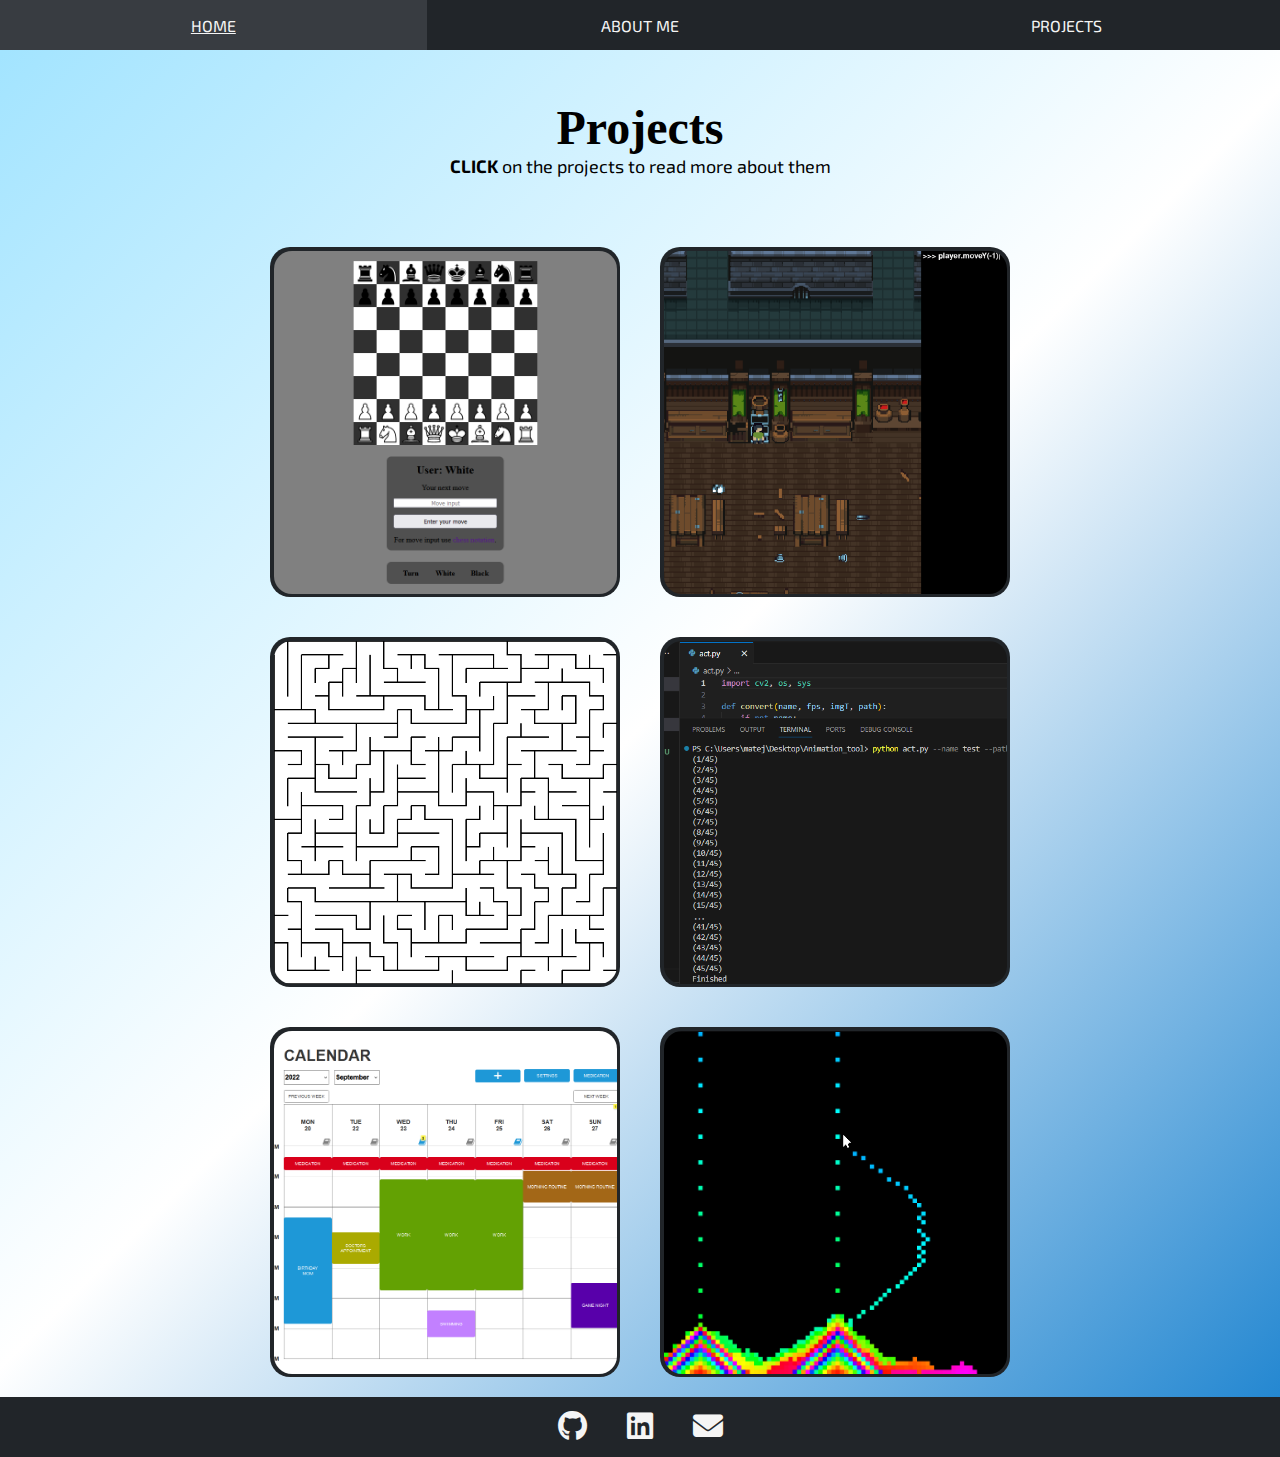
<file: projects.html>
<!DOCTYPE html>
<html lang="en">
<head>
    <meta charset="UTF-8">
    <meta name="author" content="Matej Buršík">
    <meta name="description" content="Portfolio showcasing information about me and projects that I worked on.">
    <meta name="viewport" content="width=device-width, initial-scale=1.0">
    <link rel="icon" href="assets/favicon.ico">
    <title>Projects</title>
    <link rel="stylesheet" href="css/style.css">
    <link rel="stylesheet" href="css/fonts.css">
    <link rel="stylesheet" href="css/modal.css">
    <link rel="stylesheet" href="css/projects.css">
    <link rel="stylesheet" href="https://cdnjs.cloudflare.com/ajax/libs/font-awesome/6.2.0/css/all.min.css">
</head>
<body>
    <header>
        <div id="navBar">
            <a href="index.html" class="navButton exo-2">
                <p>HOME</p>
            </a>
            <a href="about.html" class="navButton exo-2">
                <p>ABOUT ME</p>
            </a>
            <a href="projects.html" class="navButton exo-2">
                <p>PROJECTS</p>
            </a>
        </div>
    </header>

    <section id="spacer"></section>

    <section id="welcome">
        <h1>Projects</h1>
        <p class="exo-2"><span class="bold">CLICK</span> on the projects to read more about them</p>
    </section>

    <section id="projects">
        <div class="grouping">
            <div id="chessBot" class="modal-show">
                <div class="modal-title exo-2">
                    <span>Chess bot</span>
                </div>
                <div class="modal-image">
                    <img src="assets/p5/chessBoard.png" alt="Chess board">
                </div>
            </div>

            <div id="utopia" class="modal-show">
                <div class="modal-title exo-2">
                    <span>Dungeon Quest - Utopia project</span>
                </div>
                <div class="modal-image">
                    <img src="assets/p1/utopia_dq.png" alt="Dungeon Quest">
                </div>
            </div>

            <div id="DFSmazeGen" class="modal-show">
                <div class="modal-title exo-2">
                    <span>DFS Maze generation</span>
                </div>
                <div class="modal-image">
                    <img src="assets/p6/finalMaze.png" alt="Maze generation">
                </div>
            </div>
        
            <div id="animationComp" class="modal-show">
                <div class="modal-title exo-2">
                    <span>Animation compiling tool</span>
                </div>
                <div class="modal-image">
                    <img src="assets/p4/animationCompTest.png" alt="Compiling provided test">
                </div>
            </div>

            <div id="memento" class="modal-show">
                <div class="modal-title exo-2">
                    <span>MEMENTO - Requirements analysis</span>
                </div>
                <div class="modal-image">
                    <img src="assets/p2/prototype.png" alt="Calendar prototype">
                </div>
            </div>

            <div id="fallingSand" class="modal-show">
                <div class="modal-title exo-2">
                    <span>Falling sand</span>
                </div>
                <div class="modal-image">
                    <img src="assets/p3/simJava.png" alt="Falling sand simulation">
                </div>
            </div>
        </div>
    </section>

    <div id="model-bkg"></div>
    <div id="modal">
        <div class="text">
            <h2 id="title"></h2>
            <h3>Description</h3>
            <p id="description"></p>
            <h3>Reason</h3>
            <p id="reason"></p>
            <h3 id="wilH3">What I learned</h3>
            <p id="wil"></p>
            <h3>Source</h3>
            <p id="source"></p>
        </div>
        <div id="images"></div>
        <i id="modal-exit-btn" class="fa-solid fa-circle-xmark"></i>
    </div>

    <footer>
        <div id="foot">
            <div class="footButton">
                <a href="https://github.com/MatejBursik" target="_blank">
                    <i class="fa-brands fa-github"></i>
                </a>
            </div>
            <div class="footButton">
                <a href="https://www.linkedin.com/in/matej-bursik/" target="_blank">
                    <i class="fa-brands fa-linkedin"></i>
                </a>
            </div>
            <div class="footButton">
                <a href="mailto:matejbursik@gmail.com">
                    <i class="fa-solid fa-envelope"></i>
                </a>
            </div>
        </div>
    </footer>
    <script src="js/modal.js"></script>
</body>
</html>
</file>
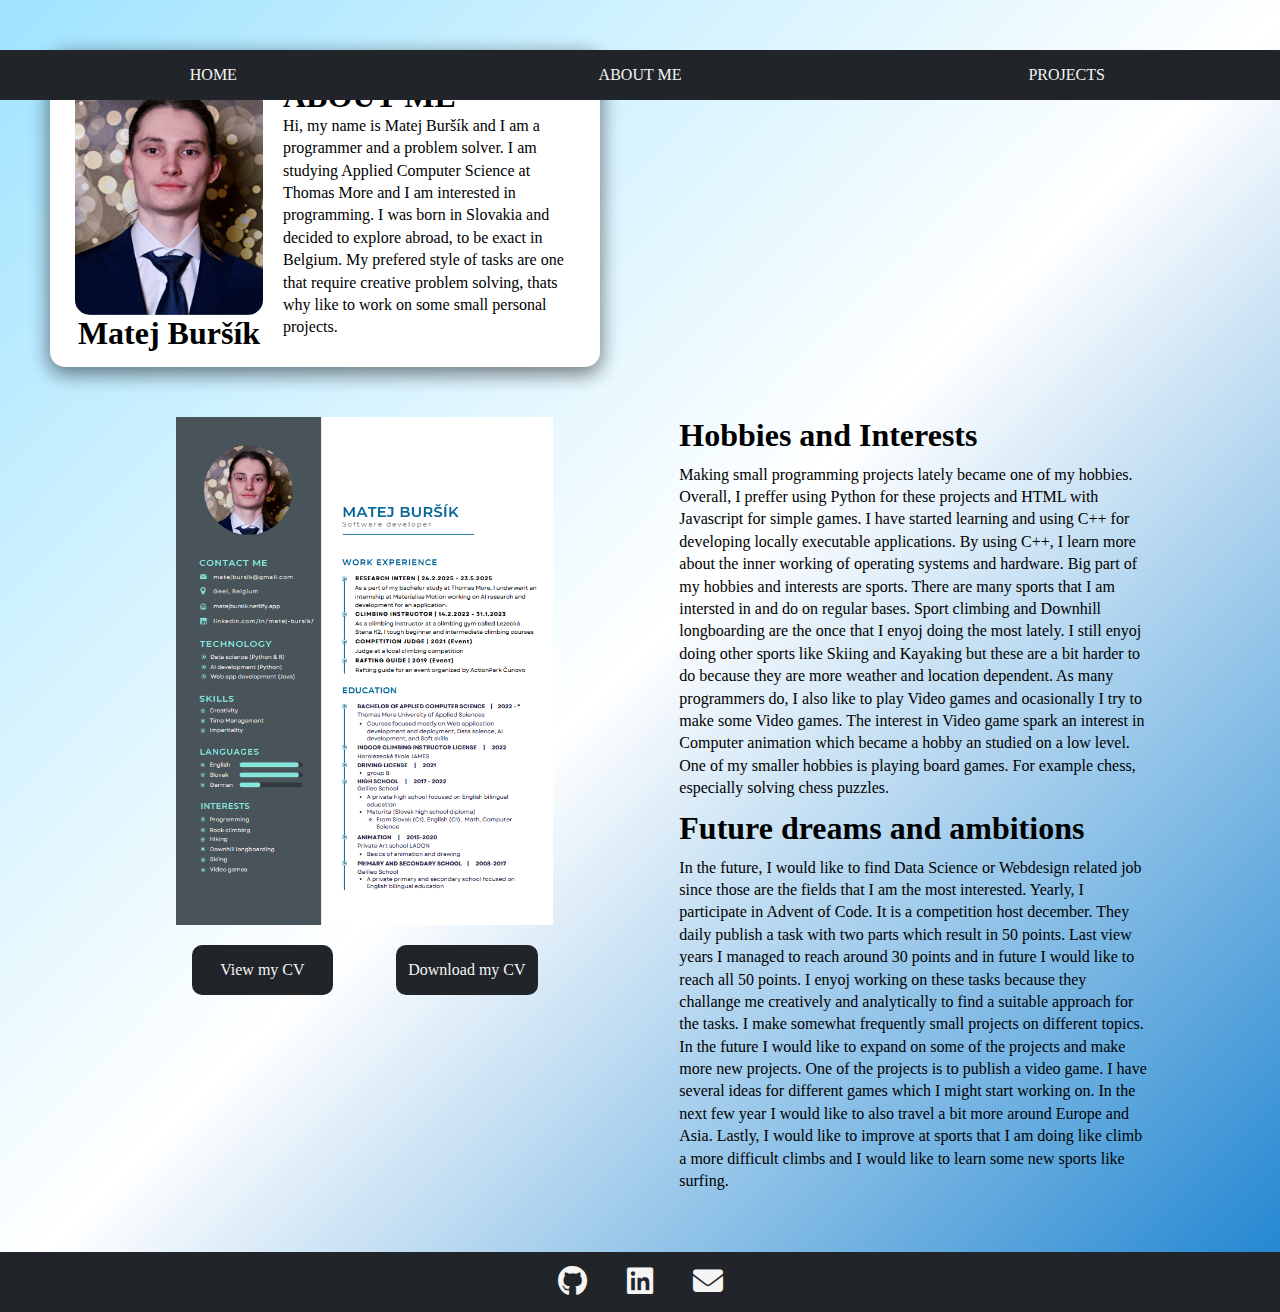
<file: html/about.html>
<!DOCTYPE html>
<html lang="en">
<head>
    <meta charset="UTF-8">
    <meta name="author" content="Matej Buršík">
    <meta name="description" content="Portfolio showcasing information about me and projects that I worked on.">
    <meta name="viewport" content="width=device-width, initial-scale=1.0">
    <title>About Me</title>
    <link rel="stylesheet" href="../css/style.css">
    <link rel="stylesheet" href="../css/about.css">
    <link rel="stylesheet" href="https://cdnjs.cloudflare.com/ajax/libs/font-awesome/6.2.0/css/all.min.css">
</head>
<body>
    <header>
        <div id="navBar">
            <a href="index.html" class="navButton">
                <p>HOME</p>
            </a>
            <a href="about.html" class="navButton">
                <p>ABOUT ME</p>
            </a>
            <a href="projects.html" class="navButton">
                <p>PROJECTS</p>
            </a>
        </div>
    </header>

    <section>
        <div id="profileCard">
            <div id="profileMe">
                <img src="../assets/profile.jpg" alt="Photo of me">
                <h2>Matej Buršík</h2>
            </div>
            <div id="profileAbout">
                <h2>ABOUT ME</h2>
                <p>
                    Hi, my name is Matej Buršík and I am a programmer and a problem solver. 
                    I am studying <a href="https://thomasmore.be/en/educations/degree-students/applied-computer-science/application-development/geel/full-programme">Applied Computer Science</a> 
                    at <a href="https://thomasmore.be/en">Thomas More</a> and I am interested in programming. I was born in Slovakia and decided to explore abroad, to be exact in Belgium.
                    My prefered style of tasks are one that require creative problem solving, thats why like to work on some small personal projects.
                </p>
            </div>
        </div>
    </section>

    <section id="PHIF">
        <div id="cv">
            <!--
                Add your CV in html format
                or make sure the CV can be viewed in a separate page
                Also provide a link to download the CV in pdf format
                The name of that download is then CV_your name.pdf
            -->
            <img src="../assets/miniCV.png" alt="photo of my CV">
            <div id="cvButtons">
                <a href="cv/matej_bursik_CV.html" class="cvButton" target="_blank">
                    <p>View my CV</p>
                </a>
                <a href="../assets/matej_bursik_CV.pdf" class="cvButton" download>
                    <p>Download my CV</p>
                </a>
                
            </div>
        </div>

        <div id="HIF">
            <!--
                Hobbies and interests that set you apart from others
                Future dreams & professional ambitions
            -->
            <div>
                <h2>Hobbies and Interests</h2>
                <p>
                    Making small programming projects lately became one of my hobbies. Overall, I preffer using Python for these projects and HTML with Javascript for simple games.
                    I have started learning and using C++ for developing locally executable applications. By using C++, I learn more about the inner working of operating systems and hardware.
                    Big part of my hobbies and interests are sports. There are many sports that I am intersted in and do on regular bases. Sport climbing and Downhill longboarding are the once that 
                    I enyoj doing the most lately. I still enyoj doing other sports like Skiing and Kayaking but these are a bit harder to do because they are more weather and location dependent.
                    As many programmers do, I also like to play Video games and ocasionally I try to make some Video games.
                    The interest in Video game spark an interest in Computer animation which became a hobby an studied on a low level.
                    One of my smaller hobbies is playing board games. For example chess, especially solving chess puzzles.
                </p>
            </div>
            <div>
                <h2>Future dreams and ambitions</h2>
                <p>
                    In the future, I would like to find Data Science or Webdesign related job since those are the fields that I am the most interested.
                    Yearly, I participate in <a href="https://adventofcode.com/">Advent of Code</a>. It is a competition host december. They daily publish a task with two parts which result in 50 points.
                    Last view years I managed to reach around 30 points and in future I would like to reach all 50 points. I enyoj working on these tasks because they challange me 
                    creatively and analytically to find a suitable approach for the tasks.
                    I make somewhat frequently small projects on different topics. In the future I would like to expand on some of the projects and make more new projects.
                    One of the projects is to publish a video game. I have several ideas for different games which I might start working on.
                    In the next few year I would like to also travel a bit more around Europe and Asia.
                    Lastly, I would like to improve at sports that I am doing like climb a more difficult climbs and I would like to learn some new sports like surfing.
                </p>
            </div>
        </div>
    </section>

    <footer>
        <div id="foot">
            <div class="footButton">
                <a href="https://github.com/MatejBursik">
                    <i class="fa-brands fa-github"></i>
                </a>
            </div>
            <div class="footButton">
                <a href="https://www.linkedin.com/in/matej-bursik/">
                    <i class="fa-brands fa-linkedin"></i>
                </a>
            </div>
            <div class="footButton">
                <a href="mailto:matejbursik@gmail.com">
                    <i class="fa-solid fa-envelope"></i>
                </a>
            </div>
        </div>
    </footer>
</body>
</html>
</file>
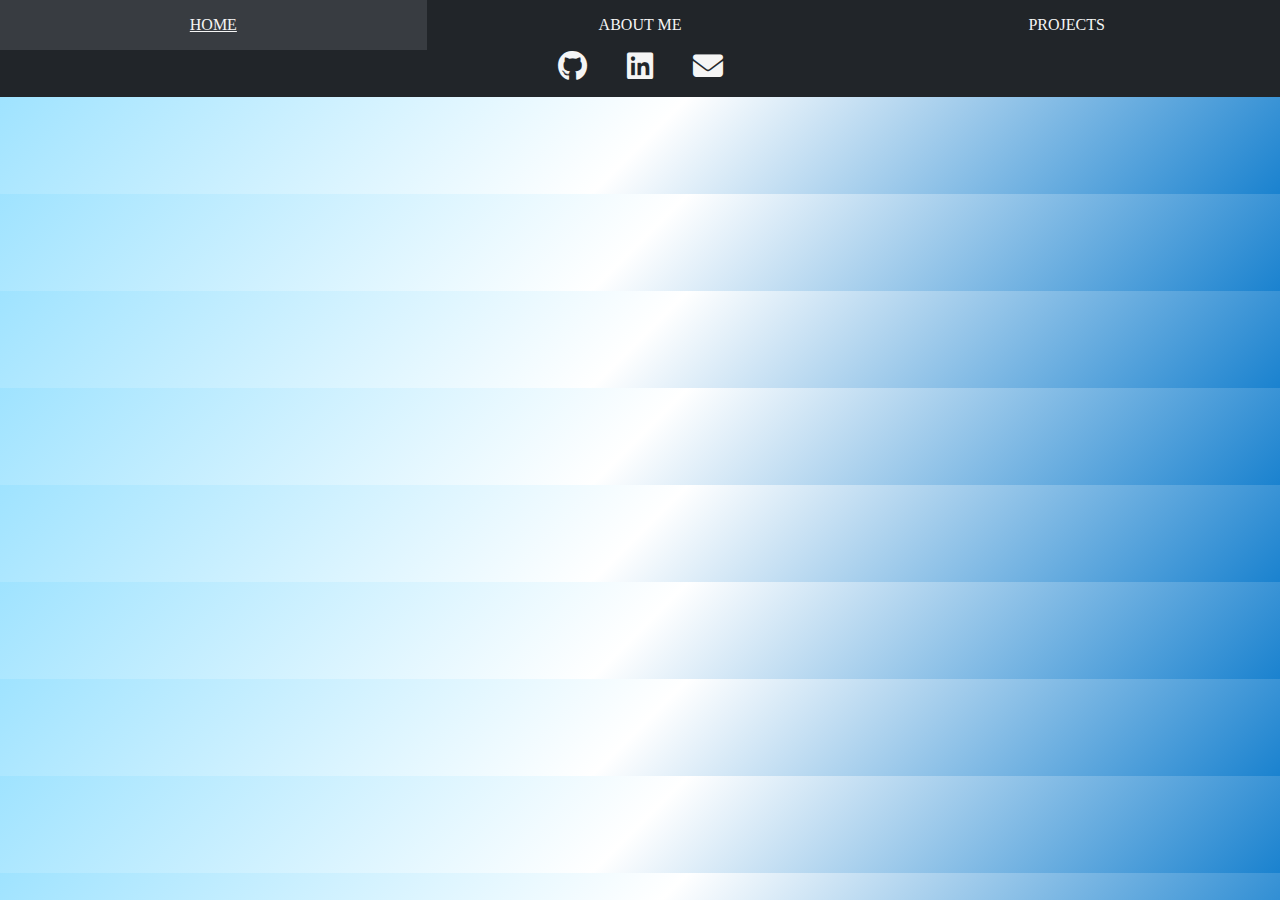
<file: html/projects.html>
<!DOCTYPE html>
<html lang="en">
<head>
    <meta charset="UTF-8">
    <meta name="author" content="Matej Buršík">
    <meta name="description" content="Portfolio showcasing information about me and projects that I worked on.">
    <meta name="viewport" content="width=device-width, initial-scale=1.0">
    <title>Home</title>
    <link rel="stylesheet" href="../css/style.css">
    <link rel="stylesheet" href="../css/projects.css">
    <link rel="stylesheet" href="https://cdnjs.cloudflare.com/ajax/libs/font-awesome/6.2.0/css/all.min.css">
</head>
<body>
    <header>
        <div id="navBar">
            <a href="index.html" class="navButton">
                <p>HOME</p>
            </a>
            <a href="about.html" class="navButton">
                <p>ABOUT ME</p>
            </a>
            <a href="projects.html" class="navButton">
                <p>PROJECTS</p>
            </a>
        </div>
    </header>

    <!-- rotating carosel of screenshots and links from differnt projects -->

    <section>
        <h1>Projects</h1>
        <!--
            What do you excel at? What are you proud of?
            Example: Requirements Analysis, at least 1 other project

            For each project demonstrate what you have made
            Context & background: What subject? Who? What? Where? Why?
            Concrete & specific
            What you have learned
            Use visuals whenever possible
            In the case of group work, make clear which part you did
            Use sub-titles consistently

            My selected projects:
            - animation tool in python
            - utopia - Dungeon Adventure
            - falling sand
            ?- chess bot
            ?- linux webservices milestone 1 or 2
            ?- java application
        -->
    </section>

    <footer>
        <div id="foot">
            <div class="footButton">
                <a href="https://github.com/MatejBursik">
                    <i class="fa-brands fa-github"></i>
                </a>
            </div>
            <div class="footButton">
                <a href="https://www.linkedin.com/in/matej-bursik/">
                    <i class="fa-brands fa-linkedin"></i>
                </a>
            </div>
            <div class="footButton">
                <a href="mailto:matejbursik@gmail.com">
                    <i class="fa-solid fa-envelope"></i>
                </a>
            </div>
        </div>
    </footer>
</body>
</html>
</file>
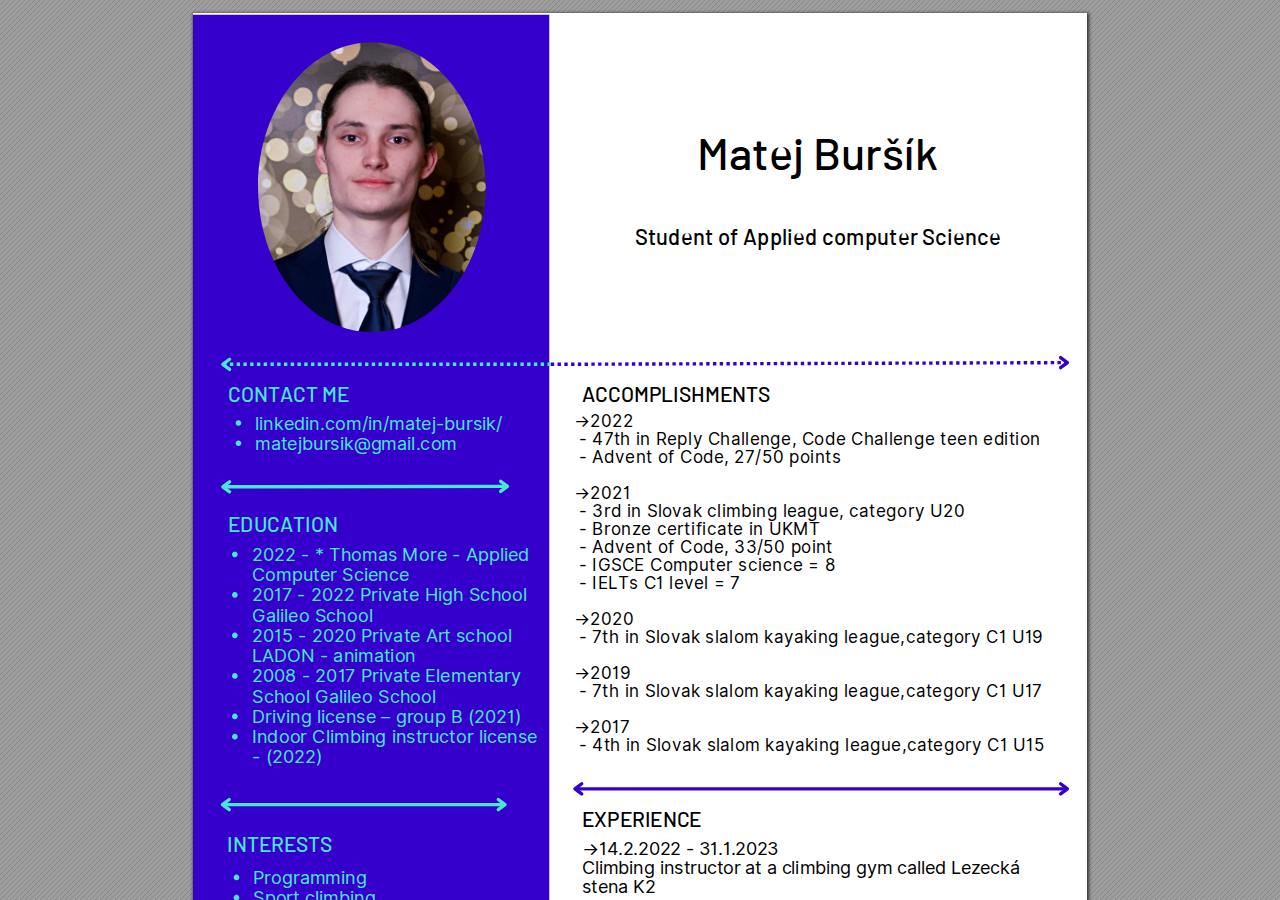
<file: html/cv/matej_bursik_CV.html>
<!DOCTYPE html>
<html xmlns="http://www.w3.org/1999/xhtml">
<head>
<meta charset="utf-8"/>
<meta name="generator" content="pdf2htmlEX"/>
<meta http-equiv="X-UA-Compatible" content="IE=edge,chrome=1"/>
<link rel="stylesheet" href="base.min.css"/>
<link rel="stylesheet" href="fancy.min.css"/>
<link rel="stylesheet" href="matej_bursik_CV.css"/>
<title>CV</title>
</head>
<body>
<div id="sidebar">
<div id="outline">
</div>
</div>
<div id="page-container">
<div id="pf1" class="pf w0 h0" data-page-no="1"><div class="pc pc1 w0 h0"><img class="bf" alt="" src="bg1.svg"/><div class="c x0 y0 w1 h1"><div class="t m0 x1 h2 y1 ff1 fs0 fc0 sc0 ls0 ws0">Matej Buršík</div><div class="t m0 x2 h3 y2 ff1 fs1 fc0 sc0 ls0 ws0">Student of Applied computer Science</div><div class="t m0 x3 h4 y3 ff2 fs2 fc1 sc0 ls0 ws0">Programming</div><div class="t m0 x3 h4 y4 ff2 fs2 fc1 sc0 ls0 ws0">Sport climbing</div><div class="t m0 x3 h4 y5 ff2 fs2 fc1 sc0 ls0 ws0">Web design</div><div class="t m0 x3 h4 y6 ff2 fs2 fc1 sc0 ls0 ws0">Computer animation</div><div class="t m0 x3 h4 y7 ff2 fs2 fc1 sc0 ls0 ws0">Kayaking</div><div class="t m0 x3 h4 y8 ff2 fs2 fc1 sc0 ls0 ws0">Video games</div><div class="t m0 x4 h5 y9 ff1 fs3 fc1 sc0 ls0 ws0">INTERESTS</div><div class="t m0 x5 h5 ya ff1 fs3 fc1 sc0 ls0 ws0">CONTACT ME</div><div class="t m0 x5 h5 yb ff1 fs3 fc1 sc0 ls0 ws0">EDUCATION</div><div class="t m0 x6 h4 yc ff2 fs2 fc1 sc0 ls0 ws0">2022 - * Thomas More - Applied</div><div class="t m0 x6 h4 yd ff2 fs2 fc1 sc0 ls0 ws0">Computer Science</div><div class="t m0 x6 h4 ye ff2 fs2 fc1 sc0 ls0 ws0">2017 - 2022 Private High School</div><div class="t m0 x6 h4 yf ff2 fs2 fc1 sc0 ls0 ws0">Galileo School</div><div class="t m0 x6 h4 y10 ff2 fs2 fc1 sc0 ls0 ws0">2015 - 2020 Private Art school</div><div class="t m0 x6 h4 y11 ff2 fs2 fc1 sc0 ls0 ws0">LADON - animation</div><div class="t m0 x6 h4 y12 ff2 fs2 fc1 sc0 ls0 ws0">2008 - 2017 Private Elementary</div><div class="t m0 x6 h4 y13 ff2 fs2 fc1 sc0 ls0 ws0">School Galileo School</div><div class="t m0 x6 h4 y14 ff2 fs2 fc1 sc0 ls0 ws0">Driving license – group B (2021)</div><div class="t m0 x6 h4 y15 ff2 fs2 fc1 sc0 ls0 ws0">Indoor Climbing instructor license</div><div class="t m0 x6 h4 y16 ff2 fs2 fc1 sc0 ls0 ws0">- (2022)</div><div class="t m0 x5 h5 y17 ff1 fs3 fc1 sc0 ls0 ws0">LANGUAGES</div><div class="t m0 x7 h6 y18 ff1 fs2 fc1 sc0 ls0 ws0">Slovak </div><div class="t m0 x7 h6 y19 ff1 fs2 fc1 sc0 ls0 ws0">English</div><div class="t m0 x7 h6 y1a ff1 fs2 fc1 sc0 ls0 ws0">German</div><div class="t m0 x8 h5 y1b ff1 fs3 fc0 sc0 ls0 ws0">EXPERIENCE</div><div class="t m0 x8 h5 y17 ff1 fs3 fc0 sc0 ls0 ws0">MATURITA (SLOVAK HIGH SCHOOL DIPLOMA)</div><div class="t m0 x8 h4 y1c ff2 fs2 fc0 sc0 ls0 ws0">→ Slovak (C1) - 1</div><div class="t m0 x8 h4 y1d ff2 fs2 fc0 sc0 ls0 ws0">→ English (C1) - 1</div><div class="t m0 x8 h4 y1e ff2 fs2 fc0 sc0 ls0 ws0">→ Math - 2</div><div class="t m0 x8 h4 y1f ff2 fs2 fc0 sc0 ls0 ws0">→ Computer Science - 1</div><div class="t m0 x9 h7 y20 ff2 fs4 fc0 sc0 ls0 ws0">→<span class="_ _0"></span>2<span class="_ _0"></span>0<span class="_ _0"></span>2<span class="_ _0"></span>2</div><div class="t m0 x9 h7 y21 ff2 fs4 fc0 sc0 ls0 ws0"> <span class="_ _0"></span>-<span class="_ _0"></span> <span class="_ _0"></span>4<span class="_ _0"></span>7<span class="_ _0"></span>t<span class="_ _0"></span>h<span class="_ _0"></span> <span class="_ _0"></span>i<span class="_ _0"></span>n<span class="_ _0"></span> <span class="_ _0"></span>R<span class="_ _0"></span>e<span class="_ _0"></span>p<span class="_ _0"></span>l<span class="_ _0"></span>y<span class="_ _0"></span> <span class="_ _0"></span>C<span class="_ _0"></span>h<span class="_ _0"></span>a<span class="_ _0"></span>l<span class="_ _0"></span>l<span class="_ _0"></span>e<span class="_ _0"></span>n<span class="_ _0"></span>g<span class="_ _0"></span>e<span class="_ _0"></span>,<span class="_ _0"></span> <span class="_ _0"></span>C<span class="_ _0"></span>o<span class="_ _0"></span>d<span class="_ _0"></span>e<span class="_ _0"></span> <span class="_ _0"></span>C<span class="_ _0"></span>h<span class="_ _0"></span>a<span class="_ _0"></span>l<span class="_ _0"></span>l<span class="_ _0"></span>e<span class="_ _0"></span>n<span class="_ _0"></span>g<span class="_ _0"></span>e<span class="_ _0"></span> <span class="_ _0"></span>t<span class="_ _0"></span>e<span class="_ _0"></span>e<span class="_ _0"></span>n<span class="_ _0"></span> <span class="_ _0"></span>e<span class="_ _0"></span>d<span class="_ _0"></span>i<span class="_ _0"></span>t<span class="_ _0"></span>i<span class="_ _0"></span>o<span class="_ _0"></span>n</div><div class="t m0 x9 h7 y22 ff2 fs4 fc0 sc0 ls0 ws0"> <span class="_ _0"></span>-<span class="_ _0"></span> <span class="_ _0"></span>A<span class="_ _0"></span>d<span class="_ _0"></span>v<span class="_ _0"></span>e<span class="_ _0"></span>n<span class="_ _0"></span>t<span class="_ _0"></span> <span class="_ _0"></span>o<span class="_ _0"></span>f<span class="_ _0"></span> <span class="_ _0"></span>C<span class="_ _0"></span>o<span class="_ _0"></span>d<span class="_ _0"></span>e<span class="_ _0"></span>,<span class="_ _0"></span> <span class="_ _0"></span>2<span class="_ _0"></span>7<span class="_ _0"></span>/<span class="_ _0"></span>5<span class="_ _0"></span>0<span class="_ _0"></span> <span class="_ _0"></span>p<span class="_ _0"></span>o<span class="_ _0"></span>i<span class="_ _0"></span>n<span class="_ _0"></span>t<span class="_ _0"></span>s</div><div class="t m0 x9 h7 y23 ff2 fs4 fc0 sc0 ls0 ws0">→<span class="_ _0"></span>2<span class="_ _0"></span>0<span class="_ _0"></span>2<span class="_ _0"></span>1</div><div class="t m0 x9 h7 y24 ff2 fs4 fc0 sc0 ls0 ws0"> <span class="_ _0"></span>-<span class="_ _0"></span> <span class="_ _0"></span>3<span class="_ _0"></span>r<span class="_ _0"></span>d<span class="_ _0"></span> <span class="_ _0"></span>i<span class="_ _0"></span>n<span class="_ _0"></span> <span class="_ _0"></span>S<span class="_ _0"></span>l<span class="_ _0"></span>o<span class="_ _0"></span>v<span class="_ _0"></span>a<span class="_ _0"></span>k<span class="_ _0"></span> <span class="_ _0"></span>c<span class="_ _0"></span>l<span class="_ _0"></span>i<span class="_ _0"></span>m<span class="_ _0"></span>b<span class="_ _0"></span>i<span class="_ _0"></span>n<span class="_ _0"></span>g<span class="_ _0"></span> <span class="_ _0"></span>l<span class="_ _0"></span>e<span class="_ _0"></span>a<span class="_ _0"></span>g<span class="_ _0"></span>u<span class="_ _0"></span>e<span class="_ _0"></span>,<span class="_ _0"></span> <span class="_ _0"></span>c<span class="_ _0"></span>a<span class="_ _0"></span>t<span class="_ _0"></span>e<span class="_ _0"></span>g<span class="_ _0"></span>o<span class="_ _0"></span>r<span class="_ _0"></span>y<span class="_ _0"></span> <span class="_ _0"></span>U<span class="_ _0"></span>2<span class="_ _0"></span>0</div><div class="t m0 x9 h7 y25 ff2 fs4 fc0 sc0 ls0 ws0"> <span class="_ _0"></span>-<span class="_ _0"></span> <span class="_ _0"></span>B<span class="_ _0"></span>r<span class="_ _0"></span>o<span class="_ _0"></span>n<span class="_ _0"></span>z<span class="_ _0"></span>e<span class="_ _0"></span> <span class="_ _0"></span>c<span class="_ _0"></span>e<span class="_ _0"></span>r<span class="_ _0"></span>t<span class="_ _0"></span>i<span class="_ _0"></span>f<span class="_ _0"></span>i<span class="_ _0"></span>c<span class="_ _0"></span>a<span class="_ _0"></span>t<span class="_ _0"></span>e<span class="_ _0"></span> <span class="_ _0"></span>i<span class="_ _0"></span>n<span class="_ _0"></span> <span class="_ _0"></span>U<span class="_ _0"></span>K<span class="_ _0"></span>M<span class="_ _0"></span>T</div><div class="t m0 x9 h7 y26 ff2 fs4 fc0 sc0 ls0 ws0"> <span class="_ _0"></span>-<span class="_ _0"></span> <span class="_ _0"></span>A<span class="_ _0"></span>d<span class="_ _0"></span>v<span class="_ _0"></span>e<span class="_ _0"></span>n<span class="_ _0"></span>t<span class="_ _0"></span> <span class="_ _0"></span>o<span class="_ _0"></span>f<span class="_ _0"></span> <span class="_ _0"></span>C<span class="_ _0"></span>o<span class="_ _0"></span>d<span class="_ _0"></span>e<span class="_ _0"></span>,<span class="_ _0"></span> <span class="_ _0"></span>3<span class="_ _0"></span>3<span class="_ _0"></span>/<span class="_ _0"></span>5<span class="_ _0"></span>0<span class="_ _0"></span> <span class="_ _0"></span>p<span class="_ _0"></span>o<span class="_ _0"></span>i<span class="_ _0"></span>n<span class="_ _0"></span>t</div><div class="t m0 x9 h7 y27 ff2 fs4 fc0 sc0 ls0 ws0"> <span class="_ _0"></span>-<span class="_ _0"></span> <span class="_ _0"></span>I<span class="_ _0"></span>G<span class="_ _0"></span>S<span class="_ _0"></span>C<span class="_ _0"></span>E<span class="_ _0"></span> <span class="_ _0"></span>C<span class="_ _0"></span>o<span class="_ _0"></span>m<span class="_ _0"></span>p<span class="_ _0"></span>u<span class="_ _0"></span>t<span class="_ _0"></span>e<span class="_ _0"></span>r<span class="_ _0"></span> <span class="_ _0"></span>s<span class="_ _0"></span>c<span class="_ _0"></span>i<span class="_ _0"></span>e<span class="_ _0"></span>n<span class="_ _0"></span>c<span class="_ _0"></span>e<span class="_ _0"></span> <span class="_ _0"></span>=<span class="_ _0"></span> <span class="_ _0"></span>8</div><div class="t m0 x9 h7 y28 ff2 fs4 fc0 sc0 ls0 ws0"> <span class="_ _0"></span>-<span class="_ _0"></span> <span class="_ _0"></span>I<span class="_ _0"></span>E<span class="_ _0"></span>L<span class="_ _0"></span>T<span class="_ _0"></span>s<span class="_ _0"></span> <span class="_ _0"></span>C<span class="_ _0"></span>1<span class="_ _0"></span> <span class="_ _0"></span>l<span class="_ _0"></span>e<span class="_ _0"></span>v<span class="_ _0"></span>e<span class="_ _0"></span>l<span class="_ _0"></span> <span class="_ _0"></span>=<span class="_ _0"></span> <span class="_ _0"></span>7</div><div class="t m0 x9 h7 y29 ff2 fs4 fc0 sc0 ls0 ws0">→<span class="_ _0"></span>2<span class="_ _0"></span>0<span class="_ _0"></span>2<span class="_ _0"></span>0</div><div class="t m0 x9 h7 y2a ff2 fs4 fc0 sc0 ls0 ws0"> <span class="_ _0"></span>-<span class="_ _0"></span> <span class="_ _0"></span>7<span class="_ _0"></span>t<span class="_ _0"></span>h<span class="_ _0"></span> <span class="_ _0"></span>i<span class="_ _0"></span>n<span class="_ _0"></span> <span class="_ _0"></span>S<span class="_ _0"></span>l<span class="_ _0"></span>o<span class="_ _0"></span>v<span class="_ _0"></span>a<span class="_ _0"></span>k<span class="_ _0"></span> <span class="_ _0"></span>s<span class="_ _0"></span>l<span class="_ _0"></span>a<span class="_ _0"></span>l<span class="_ _0"></span>o<span class="_ _0"></span>m<span class="_ _0"></span> <span class="_ _0"></span>k<span class="_ _0"></span>a<span class="_ _0"></span>y<span class="_ _0"></span>a<span class="_ _0"></span>k<span class="_ _0"></span>i<span class="_ _0"></span>n<span class="_ _0"></span>g<span class="_ _0"></span> <span class="_ _0"></span>l<span class="_ _0"></span>e<span class="_ _0"></span>a<span class="_ _0"></span>g<span class="_ _0"></span>u<span class="_ _0"></span>e<span class="_ _0"></span>,<span class="_ _0"></span>c<span class="_ _0"></span>a<span class="_ _0"></span>t<span class="_ _0"></span>e<span class="_ _0"></span>g<span class="_ _0"></span>o<span class="_ _0"></span>r<span class="_ _0"></span>y<span class="_ _0"></span> <span class="_ _0"></span>C<span class="_ _0"></span>1<span class="_ _0"></span> <span class="_ _0"></span>U<span class="_ _0"></span>1<span class="_ _0"></span>9</div><div class="t m0 x9 h7 y2b ff2 fs4 fc0 sc0 ls0 ws0">→<span class="_ _0"></span>2<span class="_ _0"></span>0<span class="_ _0"></span>1<span class="_ _0"></span>9</div><div class="t m0 x9 h7 y2c ff2 fs4 fc0 sc0 ls0 ws0"> <span class="_ _0"></span>-<span class="_ _0"></span> <span class="_ _0"></span>7<span class="_ _0"></span>t<span class="_ _0"></span>h<span class="_ _0"></span> <span class="_ _0"></span>i<span class="_ _0"></span>n<span class="_ _0"></span> <span class="_ _0"></span>S<span class="_ _0"></span>l<span class="_ _0"></span>o<span class="_ _0"></span>v<span class="_ _0"></span>a<span class="_ _0"></span>k<span class="_ _0"></span> <span class="_ _0"></span>s<span class="_ _0"></span>l<span class="_ _0"></span>a<span class="_ _0"></span>l<span class="_ _0"></span>o<span class="_ _0"></span>m<span class="_ _0"></span> <span class="_ _0"></span>k<span class="_ _0"></span>a<span class="_ _0"></span>y<span class="_ _0"></span>a<span class="_ _0"></span>k<span class="_ _0"></span>i<span class="_ _0"></span>n<span class="_ _0"></span>g<span class="_ _0"></span> <span class="_ _0"></span>l<span class="_ _0"></span>e<span class="_ _0"></span>a<span class="_ _0"></span>g<span class="_ _0"></span>u<span class="_ _0"></span>e<span class="_ _0"></span>,<span class="_ _0"></span>c<span class="_ _0"></span>a<span class="_ _0"></span>t<span class="_ _0"></span>e<span class="_ _0"></span>g<span class="_ _0"></span>o<span class="_ _0"></span>r<span class="_ _0"></span>y<span class="_ _0"></span> <span class="_ _0"></span>C<span class="_ _0"></span>1<span class="_ _0"></span> <span class="_ _0"></span>U<span class="_ _0"></span>1<span class="_ _0"></span>7</div><div class="t m0 x9 h7 y2d ff2 fs4 fc0 sc0 ls0 ws0">→<span class="_ _0"></span>2<span class="_ _0"></span>0<span class="_ _0"></span>1<span class="_ _0"></span>7</div><div class="t m0 x9 h7 y2e ff2 fs4 fc0 sc0 ls0 ws0"> <span class="_ _0"></span>-<span class="_ _0"></span> <span class="_ _0"></span>4<span class="_ _0"></span>t<span class="_ _0"></span>h<span class="_ _0"></span> <span class="_ _0"></span>i<span class="_ _0"></span>n<span class="_ _0"></span> <span class="_ _0"></span>S<span class="_ _0"></span>l<span class="_ _0"></span>o<span class="_ _0"></span>v<span class="_ _0"></span>a<span class="_ _0"></span>k<span class="_ _0"></span> <span class="_ _0"></span>s<span class="_ _0"></span>l<span class="_ _0"></span>a<span class="_ _0"></span>l<span class="_ _0"></span>o<span class="_ _0"></span>m<span class="_ _0"></span> <span class="_ _0"></span>k<span class="_ _0"></span>a<span class="_ _0"></span>y<span class="_ _0"></span>a<span class="_ _0"></span>k<span class="_ _0"></span>i<span class="_ _0"></span>n<span class="_ _0"></span>g<span class="_ _0"></span> <span class="_ _0"></span>l<span class="_ _0"></span>e<span class="_ _0"></span>a<span class="_ _0"></span>g<span class="_ _0"></span>u<span class="_ _0"></span>e<span class="_ _0"></span>,<span class="_ _0"></span>c<span class="_ _0"></span>a<span class="_ _0"></span>t<span class="_ _0"></span>e<span class="_ _0"></span>g<span class="_ _0"></span>o<span class="_ _0"></span>r<span class="_ _0"></span>y<span class="_ _0"></span> <span class="_ _0"></span>C<span class="_ _0"></span>1<span class="_ _0"></span> <span class="_ _0"></span>U<span class="_ _0"></span>1<span class="_ _0"></span>5<span class="_ _0"></span> </div><div class="t m0 x8 h8 y2f ff2 fs5 fc0 sc0 ls0 ws0">→14.2.2022 - 31.1.2023</div><div class="t m0 x8 h8 y30 ff2 fs5 fc0 sc0 ls0 ws0">Climbing instructor at a climbing gym called Lezecká</div><div class="t m0 x8 h8 y31 ff2 fs5 fc0 sc0 ls0 ws0">stena K2</div><div class="t m0 x8 h8 y32 ff2 fs5 fc0 sc0 ls0 ws0">→One time</div><div class="t m0 x8 h8 y33 ff2 fs5 fc0 sc0 ls0 ws0">Judge at a local climbing competition</div><div class="t m0 x8 h8 y34 ff2 fs5 fc0 sc0 ls0 ws0">→One time</div><div class="t m0 x8 h8 y35 ff2 fs5 fc0 sc0 ls0 ws0">Rafting huide for ActionPark Čunovo</div><div class="t m0 xa h4 y36 ff2 fs2 fc1 sc0 ls0 ws0">linkedin.com/in/matej-bursik/</div><div class="t m0 xa h4 y37 ff2 fs2 fc1 sc0 ls0 ws0">matejbursik@gmail.com</div><div class="t m0 x8 h5 ya ff1 fs3 fc0 sc0 ls0 ws0">ACCOMPLISHMENTS</div></div></div><div class="pi" data-data='{"ctm":[1.500000,0.000000,0.000000,1.500000,0.000000,-11.744972]}'></div></div>
</div>
</body>
</html>
</file>
<file: css/style.css>
*{
    margin: 0;
    padding: 0;
    box-sizing: border-box;
    transition: all 0.2s;
}

body{
    background: rgb(159,227,255);
    background: linear-gradient(135deg, rgba(159,227,255,1) 0%, rgba(255,255,255,1) 50%, rgba(26,130,207,1) 100%);
    /*
    background: rgb(159,227,255);
    background: linear-gradient(90deg, rgba(159,227,255,1) 0%, rgba(255,255,255,1) 50%, rgba(0,93,162,1) 100%);
    */
}

header,
footer{
    z-index: 99;
}

header{
    position: fixed;
    width: 100%;
}

#spacer{
    height: 50px;
    margin: 0;
    padding: 0;
}

#navBar{
    display: flex;
    width: 100%;
    height: 50px;
    flex-direction: row;
    background-color: #212529;
}

a{
    text-decoration: none;
}

#navBar a:hover{
    text-decoration: underline;
}

.navButton{
    display: flex;
    width: 100%;
    max-height: 100%;
    justify-content: center;
    align-items: center;
    color: whitesmoke;
}

.navButton:hover{
    background-color: #383c41;
}

#foot{
    display: flex;
    width: 100%;
    height: 60px;
    flex-direction: row;
    justify-content: center;
    background-color: #212529;
}

.footButton{
    display: flex;
    justify-content: center;
    align-items: center;
    margin: 20px;
}

.footButton a{
    font-size: 30px;
    color: #f5f5f5;
}

.footButton a:hover{
    color: #808080;
}

.bold{
    font-weight: bolder;
}
</file>
<file: css/index.css>
#welcome{
    padding: 50px;
    text-align: center;
}

#welcome h1{
    font-size: xxx-large;
}

#interests{
    background-color: #49535a;
    color: whitesmoke;
}

#projects{
    background-color: #32383d;
    color: whitesmoke;
}

#interests h2,
#projects h2{
    text-align: center;
    font-size: xxx-large;
    padding: 40px;
}

#interests p,
#projects p{
    text-align: center;
    padding: 20px;
}

#interests a,
#projects a{
    color: rgb(0, 255, 210);
}

#interests a:hover,
#projects a:hover{
    color: rgb(0, 175, 255);
    text-decoration: underline;
}

.interList{
    display: flex;
    justify-content: space-evenly;
}

.inter{
    width: 300px;
    padding-top: 35px;
    padding-bottom: 35px;
}

.inter h3{
    width: 100%;
    font-size: larger;
    text-align: center;
}

@media screen and (max-width: 750px){
    .interList{
        display: flex;
        flex-direction: column;
        align-items: center;
    }

    .inter{
        width: 100%;
    }
}
</file>
<file: css/fonts.css>
@import url('https://fonts.googleapis.com/css2?family=Exo+2:ital,wght@0,100..900;1,100..900&display=swap');
@import url('https://fonts.googleapis.com/css2?family=Quicksand:wght@300..700&display=swap');
@import url('https://fonts.googleapis.com/css2?family=Teko:wght@300..700&display=swap');
@import url('https://fonts.googleapis.com/css2?family=Libre+Baskerville:ital,wght@0,400;0,700;1,400&display=swap');

.exo-2{
    font-family: "Exo 2", sans-serif;
}

.quicksand{
    font-family: "Quicksand", sans-serif;
}

.teko{
    font-family: "Teko", sans-serif;
    font-size: large;
}

.monospace{
    font-family: monospace;
}

.arial{
    font-family: Arial, Helvetica, sans-serif;
}
</file>
<file: css/about.css>
section{
    margin: 50px;
}

#profileACS{
    display: flex;
    justify-content: space-evenly;
}

#profileCard{
    display: flex;
    flex-direction: row;
    justify-content: center;
    align-items: center;
    max-width: 550px;
    padding: 15px;
    border-radius: 15px;
    background-color: white;
    box-shadow: 0 6px 20px 0 rgba(0, 0, 0, 0.3), 0 6px 20px 0 rgba(0, 0, 0, 0.3);
}

#profileCard h2,
#HIF h2,
#ACS h2{
    font-size: xx-large;
}

#profileCard p,
#HIF p,
#ACS p{
    font-size: medium;
    line-height: 1.4;
}

#profileMe{
    display: flex;
    flex-direction: column;
    align-items: center;
    width: 40%;
}

#profileMe img{
    max-width: 90%;
    border-radius: 15px;
}

#profileAbout{
    width: 60%;
    padding: 10px;
}

#profileAbout a,
#HIF a{
    color: black;
}

#profileAbout a:hover,
#HIF a:hover{
    color: #2c00a5;
    text-decoration: underline;
}

#PHIF{
    display: flex;
    justify-content: space-evenly;
}

#cv{
    display: flex;
    flex-direction: column;
    width: 40%;
    align-items: center;
}

#cv img{
    max-width: 80%;
}

#cvButtons{
    width: 100%;
    display: flex;
    flex-direction: row;
    justify-content: space-evenly;
    margin-top: 20px;
}

.cvButton{
    width: 30%;
    height: 50px;
    display: flex;
    justify-content: center;
    align-items: center;
    text-align: center;
    border-radius: 10px;
    padding: 5px;
    background-color: #212529;
    color: whitesmoke;
}

.cvButton:hover{
    background-color: #383c41;
    text-decoration: underline;
}

#HIF{
    width: 40%;
    display: flex;
    flex-direction: column;
    justify-content: space-evenly;
}

#ACS{
    width: 30%;
}

#HIF h2,
#HIF p,
#ACS h2,
#ACS p{
    margin-bottom: 10px;
}

@media screen and (max-width: 1250px){
    #PHIF{
        display: flex;
        flex-direction: column-reverse;
        align-content: space-between;
    }

    #cv{
        width: 70%;
        margin: auto;
    }

    #HIF{
        width: 80%;
        padding-top: 50px;
        margin: auto;
    }
}

@media screen and (max-width: 1045px){
    #profileACS{
        flex-direction: column;
    }

    #ACS{
        width: 80%;
        margin: auto;
        margin-top: 25px;
    }

    #ACS h2{
        text-align: center;
    }

    #profileCard{
        margin: auto;
    }

    #cv{
        width: 75%;
    }

    .cvButton{
        width: 40%;
    }
}

@media screen and (max-width: 575px){
    section{
        margin: 20px;
    }

    #profileCard{
        display: flex;
        flex-direction: column;
        align-items: center;
    }

    #profileMe{
        display: flex;
        flex-direction: column-reverse;
        width: 90%;
    }
    
    #profileMe img{
        max-width: 50%;
        border-radius: 10px;
    }
    
    #profileAbout{
        display: flex;
        flex-direction: column;
        align-items: center;
        width: 90%;
    }

    #ACS,
    #HIF{
        width: 90%;
    }
}

@media screen and (max-width: 505px){
    #cvButtons{
        display: flex;
        flex-direction: column;
        margin-top: 0px;
    }
    
    .cvButton{
        width: 70%;
        margin: auto;
        margin-top: 20px;
    }
}
</file>
<file: css/internship.css>
#welcome{
    padding: 50px;
    text-align: center;
}

#welcome h1{
    font-size: xxx-large;
}

#welcome h2{
    font-size: large;
}

#container{
    padding-left: 20%;
    padding-right: 20%;
}

.spacing{
    margin-bottom: 25px;
}

.spacing h2{
    text-align: center;
}

.spacing img{
    display: block;
    width: 50%;
    margin: auto;
}

.spacing li{
    list-style-type: none;
    text-align: center;
}

#demo_video{
    width: 75%;
    margin: auto;
    margin-bottom: 25px;
}

.iframe-wrapper{
    width: 100%;
    position: relative;
    padding-top: 56.25%; /* 9/16*100 = 56.25% */
    height: 0;
    overflow: hidden;
}

.iframe-wrapper iframe{
    position: absolute;
    top: 0;
    left: 0;
    width: 100%;
    height: 100%;
    border: 0;
}

#buttons{
    width: 100%;
    display: flex;
    flex-direction: row;
    justify-content: space-evenly;
    margin-top: 20px;
}

.button{
    width: 20%;
    height: 50px;
    display: flex;
    justify-content: center;
    align-items: center;
    text-align: center;
    border-radius: 10px;
    padding: 5px;
    background-color: #212529;
    color: whitesmoke;
}

.button:hover{
    background-color: #383c41;
    text-decoration: underline;
}

@media screen and (max-width: 1045px){
    #container{
        padding-left: 10%;
        padding-right: 10%;
    }

    .button{
        width: 30%;
    }
}

@media screen and (max-width: 575px){
    #welcome h1{
        font-size: 1.8rem;
    }

    #welcome h2{
        font-size: 1rem;
    }

    #demo_video{
        width: 90%;
    }

    #buttons{
        display: flex;
        flex-direction: column;
        margin-top: 0px;
    }
    
    .button{
        width: 70%;
        margin: auto;
        margin-top: 20px;
    }
}
</file>
<file: css/modal.css>
.modal-show{
    width: 350px;
    height: 350px;
    border-radius: 20px;
    background-color: #212529;
    margin: 20px;
    position: relative;
}

.modal-image{
    width: 100%;
    height: 100%;
    display: flex;
    justify-content: center;
    align-items: center;
    position: relative;
}

.modal-show img{
    width: 98%;
    height: 98%;
    object-fit:cover;
    border-radius: 18px;
}

.modal-title{
    text-align: center;
    font-size: large;
    color: whitesmoke;
    width: 100%;
    height: 100%;
    display: flex;
    justify-content: center;
    align-items: center;
    position: absolute;
}

.modal-show img:hover{
    opacity: 10%;
}

#model-bkg{
    display: none;
    position: fixed;
    top: 0;
    left: 0;
    width: 100%;
    height: 100%;
    background-color: #212529;
    opacity: 0.5;
    z-index: 100;
}

#modal{
    display: none;
    position: fixed;
    top: 10%;
    left: 10%;
    overflow-y: auto;
    width: 80%;
    height: 80%;
    opacity: 1;
    z-index: 101;

    padding: 50px;
    background-color: #49535a;
    color: whitesmoke;
    border-radius: 50px;
}

#modal-exit-btn{
    position: fixed;
    top: calc(90% - 20px);
    left: calc(50% - 20px);
    z-index: 102;

    color: maroon;
    background-color: whitesmoke;
    border: 2px solid whitesmoke;
    border-radius: 100%;
    font-size: 40px;
}

@media screen and (max-width: 474px){
    #modal{
        top: 5%;
        left: 5%;
        width: 90%;
        height: 90%;
    }

    #modal-exit-btn{
        top: calc(95% - 20px);
    }
}

@media screen and (max-width: 375px){
    .modal-show{
        width: 90%;
        height: 350px;
    }

    #modal{
        padding: 25px;
        border-radius: 25px;
    }
}
</file>
<file: css/projects.css>
@import url('https://fonts.googleapis.com/css2?family=Libre+Baskerville:ital,wght@0,400;0,700;1,400&display=swap');
@import url('https://fonts.googleapis.com/css2?family=Quicksand:wght@300..700&display=swap');

#welcome{
    padding: 50px;
    text-align: center;
}

#welcome h1{
    font-size: xxx-large;
}

#welcome p{
    font-size: large;
}

.grouping{
    width: 70%;
    margin: auto;
    display: flex;
    flex-wrap: wrap;
    justify-content: center;
}

#title{
    font-family: "Libre Baskerville", serif;
    font-size: xx-large;
    text-align: center;
}

.text h3{
    font-size: x-large;
    margin-top: 15px;
}

.text p{
    font-family: "Quicksand", sans-serif;
    font-size: medium;
    margin-top: 5px;
}

.text a{
    color: #86e6dc;
}

.text a:hover{
    color: #a688f8;
    text-decoration: underline;
}

#images{
    width: 50%;
    margin: auto;
    margin-top: 15px;
}

#images img{
    padding: 5px;
    width: 100%;
    object-fit: contain;
}

#photography{
    margin: 20px auto 40px;
    width: 60%;
    height: 200px;
    border-radius: 20px;
    background-color: #212529;
    position: relative;
}

#photography img{
    object-position: 50% 75%;
    width: 98%;
    height: 98%;
    object-fit:cover;
    border-radius: 18px;
}

#photography img:hover{
    opacity: 10%;
}

@media screen and (max-width: 1425px){
    #images{
        width: 70%;
    }
}

@media screen and (max-width: 1150px){
    .grouping{
        width: 100%;
    }
}

@media screen and (max-width: 875px){
    #images{
        width: 100%;
    }
}

@media screen and (max-width: 353px){
    #title{
        font-size: x-large;
    }

    .text h3{
        font-size: large;
    }

    .text p{
        font-size: small;
    }
}
</file>
<file: html/cv/matej_bursik_CV.css>
.ff0{font-family:sans-serif;visibility:hidden;}
@font-face{font-family:ff1;src:url(f1.woff)format("woff");}.ff1{font-family:ff1;line-height:0.969000;font-style:normal;font-weight:normal;visibility:visible;}
@font-face{font-family:ff2;src:url(f2.woff)format("woff");}.ff2{font-family:ff2;line-height:1.181818;font-style:normal;font-weight:normal;visibility:visible;}
.m0{transform:matrix(0.375000,0.000000,0.000000,0.375000,0,0);-ms-transform:matrix(0.375000,0.000000,0.000000,0.375000,0,0);-webkit-transform:matrix(0.375000,0.000000,0.000000,0.375000,0,0);}
.v0{vertical-align:0.000000px;}
.ls0{letter-spacing:0.000000px;}
.sc_{text-shadow:none;}
.sc0{text-shadow:-0.015em 0 transparent,0 0.015em transparent,0.015em 0 transparent,0 -0.015em  transparent;}
@media screen and (-webkit-min-device-pixel-ratio:0){
.sc_{-webkit-text-stroke:0px transparent;}
.sc0{-webkit-text-stroke:0.015em transparent;text-shadow:none;}
}
.ws0{word-spacing:0.000000px;}
._0{width:1.749615px;}
.fc1{color:rgb(73,230,211);}
.fc0{color:rgb(0,0,0);}
.fs4{font-size:43.979998px;}
.fs5{font-size:47.039999px;}
.fs2{font-size:47.999998px;}
.fs3{font-size:55.979998px;}
.fs1{font-size:59.969998px;}
.fs0{font-size:119.999995px;}
.y0{bottom:0.000021px;}
.y1f{bottom:54.235546px;}
.y1a{bottom:83.485545px;}
.y1e{bottom:90.235544px;}
.y19{bottom:119.485543px;}
.y1d{bottom:126.235543px;}
.y18{bottom:155.485542px;}
.y1c{bottom:162.235541px;}
.y17{bottom:201.745540px;}
.y35{bottom:268.340785px;}
.y34{bottom:287.465784px;}
.y8{bottom:291.273288px;}
.y7{bottom:311.523287px;}
.y33{bottom:325.715782px;}
.y6{bottom:331.773286px;}
.y32{bottom:344.840782px;}
.y5{bottom:352.023285px;}
.y4{bottom:372.273284px;}
.y31{bottom:383.090780px;}
.y3{bottom:392.523284px;}
.y30{bottom:402.215779px;}
.y2f{bottom:421.340778px;}
.y9{bottom:423.708282px;}
.y1b{bottom:448.863281px;}
.y16{bottom:513.078333px;}
.y2e{bottom:524.937326px;}
.y15{bottom:533.328332px;}
.y2d{bottom:542.937325px;}
.y14{bottom:553.578331px;}
.y13{bottom:573.828330px;}
.y2c{bottom:578.937324px;}
.y12{bottom:594.078329px;}
.y2b{bottom:596.937323px;}
.y11{bottom:614.328328px;}
.y2a{bottom:632.937322px;}
.y10{bottom:634.578328px;}
.y29{bottom:650.937321px;}
.yf{bottom:654.828327px;}
.ye{bottom:675.078326px;}
.y28{bottom:686.937319px;}
.yd{bottom:695.328325px;}
.y27{bottom:704.937319px;}
.yc{bottom:715.578324px;}
.y26{bottom:722.937318px;}
.y25{bottom:740.937317px;}
.yb{bottom:744.225348px;}
.y24{bottom:758.937316px;}
.y23{bottom:776.937316px;}
.y22{bottom:812.937314px;}
.y37{bottom:826.812300px;}
.y21{bottom:830.937313px;}
.y36{bottom:847.062300px;}
.y20{bottom:848.937313px;}
.ya{bottom:873.945975px;}
.y2{bottom:1031.207739px;}
.y1{bottom:1105.907736px;}
.h6{height:36.575998px;}
.h7{height:41.980907px;}
.h5{height:42.656758px;}
.h8{height:44.901817px;}
.h3{height:45.697138px;}
.h4{height:45.818180px;}
.h2{height:91.439996px;}
.h1{height:1263.374947px;}
.h0{height:1263.374968px;}
.w1{width:893.249963px;}
.w0{width:893.250000px;}
.x0{left:0.000000px;}
.x4{left:34.040691px;}
.x5{left:35.077065px;}
.x7{left:43.775078px;}
.x6{left:58.330286px;}
.x3{left:59.961786px;}
.xa{left:61.939369px;}
.x9{left:381.011733px;}
.x8{left:388.583332px;}
.x2{left:441.918484px;}
.x1{left:503.996816px;}
@media print{
.v0{vertical-align:0.000000pt;}
.ls0{letter-spacing:0.000000pt;}
.ws0{word-spacing:0.000000pt;}
._0{width:1.555213pt;}
.fs4{font-size:39.093331pt;}
.fs5{font-size:41.813332pt;}
.fs2{font-size:42.666665pt;}
.fs3{font-size:49.759998pt;}
.fs1{font-size:53.306664pt;}
.fs0{font-size:106.666662pt;}
.y0{bottom:0.000018pt;}
.y1f{bottom:48.209374pt;}
.y1a{bottom:74.209373pt;}
.y1e{bottom:80.209373pt;}
.y19{bottom:106.209372pt;}
.y1d{bottom:112.209371pt;}
.y18{bottom:138.209370pt;}
.y1c{bottom:144.209370pt;}
.y17{bottom:179.329369pt;}
.y35{bottom:238.525142pt;}
.y34{bottom:255.525141pt;}
.y8{bottom:258.909589pt;}
.y7{bottom:276.909588pt;}
.y33{bottom:289.525140pt;}
.y6{bottom:294.909588pt;}
.y32{bottom:306.525139pt;}
.y5{bottom:312.909587pt;}
.y4{bottom:330.909586pt;}
.y31{bottom:340.525138pt;}
.y3{bottom:348.909585pt;}
.y30{bottom:357.525137pt;}
.y2f{bottom:374.525136pt;}
.y9{bottom:376.629584pt;}
.y1b{bottom:398.989583pt;}
.y16{bottom:456.069629pt;}
.y2e{bottom:466.610957pt;}
.y15{bottom:474.069628pt;}
.y2d{bottom:482.610956pt;}
.y14{bottom:492.069627pt;}
.y13{bottom:510.069627pt;}
.y2c{bottom:514.610955pt;}
.y12{bottom:528.069626pt;}
.y2b{bottom:530.610954pt;}
.y11{bottom:546.069625pt;}
.y2a{bottom:562.610953pt;}
.y10{bottom:564.069624pt;}
.y29{bottom:578.610952pt;}
.yf{bottom:582.069624pt;}
.ye{bottom:600.069623pt;}
.y28{bottom:610.610951pt;}
.yd{bottom:618.069622pt;}
.y27{bottom:626.610950pt;}
.yc{bottom:636.069621pt;}
.y26{bottom:642.610949pt;}
.y25{bottom:658.610949pt;}
.yb{bottom:661.533643pt;}
.y24{bottom:674.610948pt;}
.y23{bottom:690.610947pt;}
.y22{bottom:722.610946pt;}
.y37{bottom:734.944267pt;}
.y21{bottom:738.610945pt;}
.y36{bottom:752.944266pt;}
.y20{bottom:754.610945pt;}
.ya{bottom:776.840867pt;}
.y2{bottom:916.629101pt;}
.y1{bottom:983.029098pt;}
.h6{height:32.511999pt;}
.h7{height:37.316362pt;}
.h5{height:37.917118pt;}
.h8{height:39.912726pt;}
.h3{height:40.619678pt;}
.h4{height:40.727271pt;}
.h2{height:81.279997pt;}
.h1{height:1122.999953pt;}
.h0{height:1122.999972pt;}
.w1{width:793.999967pt;}
.w0{width:794.000000pt;}
.x0{left:0.000000pt;}
.x4{left:30.258392pt;}
.x5{left:31.179613pt;}
.x7{left:38.911180pt;}
.x6{left:51.849143pt;}
.x3{left:53.299365pt;}
.xa{left:55.057217pt;}
.x9{left:338.677096pt;}
.x8{left:345.407406pt;}
.x2{left:392.816430pt;}
.x1{left:447.997170pt;}
}
</file>
<file: html/cv/base.min.css>
#sidebar{position:absolute;top:0;left:0;bottom:0;width:250px;padding:0;margin:0;overflow:auto}
#page-container{position:absolute;top:0;left:0;margin:0;padding:0;border:0}
@media screen{#sidebar.opened+#page-container{left:250px}#page-container{bottom:0;right:0;overflow:auto}.loading-indicator{display:none}.loading-indicator.active{display:block;position:absolute;width:64px;height:64px;top:50%;left:50%;margin-top:-32px;margin-left:-32px}.loading-indicator img{position:absolute;top:0;left:0;bottom:0;right:0}}@media print{@page{margin:0}html{margin:0}body{margin:0;-webkit-print-color-adjust:exact}#sidebar{display:none}#page-container{width:auto;height:auto;overflow:visible;background-color:transparent}.d{display:none}}.pf{position:relative;background-color:white;overflow:hidden;margin:0;border:0}.pc{position:absolute;border:0;padding:0;margin:0;top:0;left:0;width:100%;height:100%;overflow:hidden;display:block;transform-origin:0 0;-ms-transform-origin:0 0;-webkit-transform-origin:0 0}.pc.opened{display:block}.bf{position:absolute;border:0;margin:0;top:0;bottom:0;width:100%;height:100%;-ms-user-select:none;-moz-user-select:none;-webkit-user-select:none;user-select:none}.bi{position:absolute;border:0;margin:0;-ms-user-select:none;-moz-user-select:none;-webkit-user-select:none;user-select:none}@media print{.pf{margin:0;box-shadow:none;page-break-after:always;page-break-inside:avoid}@-moz-document url-prefix(){.pf{overflow:visible;border:1px solid #fff}.pc{overflow:visible}}}.c{position:absolute;border:0;padding:0;margin:0;overflow:hidden;display:block}.t{position:absolute;white-space:pre;font-size:1px;transform-origin:0 100%;-ms-transform-origin:0 100%;-webkit-transform-origin:0 100%;unicode-bidi:bidi-override;-moz-font-feature-settings:"liga" 0}.t:after{content:''}.t:before{content:'';display:inline-block}.t span{position:relative;unicode-bidi:bidi-override}._{display:inline-block;color:transparent;z-index:-1}::selection{background:rgba(127,255,255,0.4)}::-moz-selection{background:rgba(127,255,255,0.4)}.pi{display:none}.d{position:absolute;transform-origin:0 100%;-ms-transform-origin:0 100%;-webkit-transform-origin:0 100%}.it{border:0;background-color:rgba(255,255,255,0.0)}.ir:hover{cursor:pointer}
</file>
<file: html/cv/fancy.min.css>
/*! 
 * Fancy styles for pdf2htmlEX
 * Copyright 2012,2013 Lu Wang <coolwanglu@gmail.com> 
 * https://github.com/pdf2htmlEX/pdf2htmlEX/blob/master/share/LICENSE
 */@keyframes fadein{from{opacity:0}to{opacity:1}}@-webkit-keyframes fadein{from{opacity:0}to{opacity:1}}@keyframes swing{0{transform:rotate(0)}10%{transform:rotate(0)}90%{transform:rotate(720deg)}100%{transform:rotate(720deg)}}@-webkit-keyframes swing{0{-webkit-transform:rotate(0)}10%{-webkit-transform:rotate(0)}90%{-webkit-transform:rotate(720deg)}100%{-webkit-transform:rotate(720deg)}}@media screen{#sidebar{background-color:#2f3236;background-image:url("[data-uri]")}#outline{font-family:Georgia,Times,"Times New Roman",serif;font-size:13px;margin:2em 1em}#outline ul{padding:0}#outline li{list-style-type:none;margin:1em 0}#outline li>ul{margin-left:1em}#outline a,#outline a:visited,#outline a:hover,#outline a:active{line-height:1.2;color:#e8e8e8;text-overflow:ellipsis;white-space:nowrap;text-decoration:none;display:block;overflow:hidden;outline:0}#outline a:hover{color:#0cf}#page-container{background-color:#9e9e9e;background-image:url("[data-uri]");-webkit-transition:left 500ms;transition:left 500ms}.pf{margin:13px auto;box-shadow:1px 1px 3px 1px #333;border-collapse:separate}.pc.opened{-webkit-animation:fadein 100ms;animation:fadein 100ms}.loading-indicator.active{-webkit-animation:swing 1.5s ease-in-out .01s infinite alternate none;animation:swing 1.5s ease-in-out .01s infinite alternate none}.checked{background:no-repeat url([data-uri])}}
</file>
